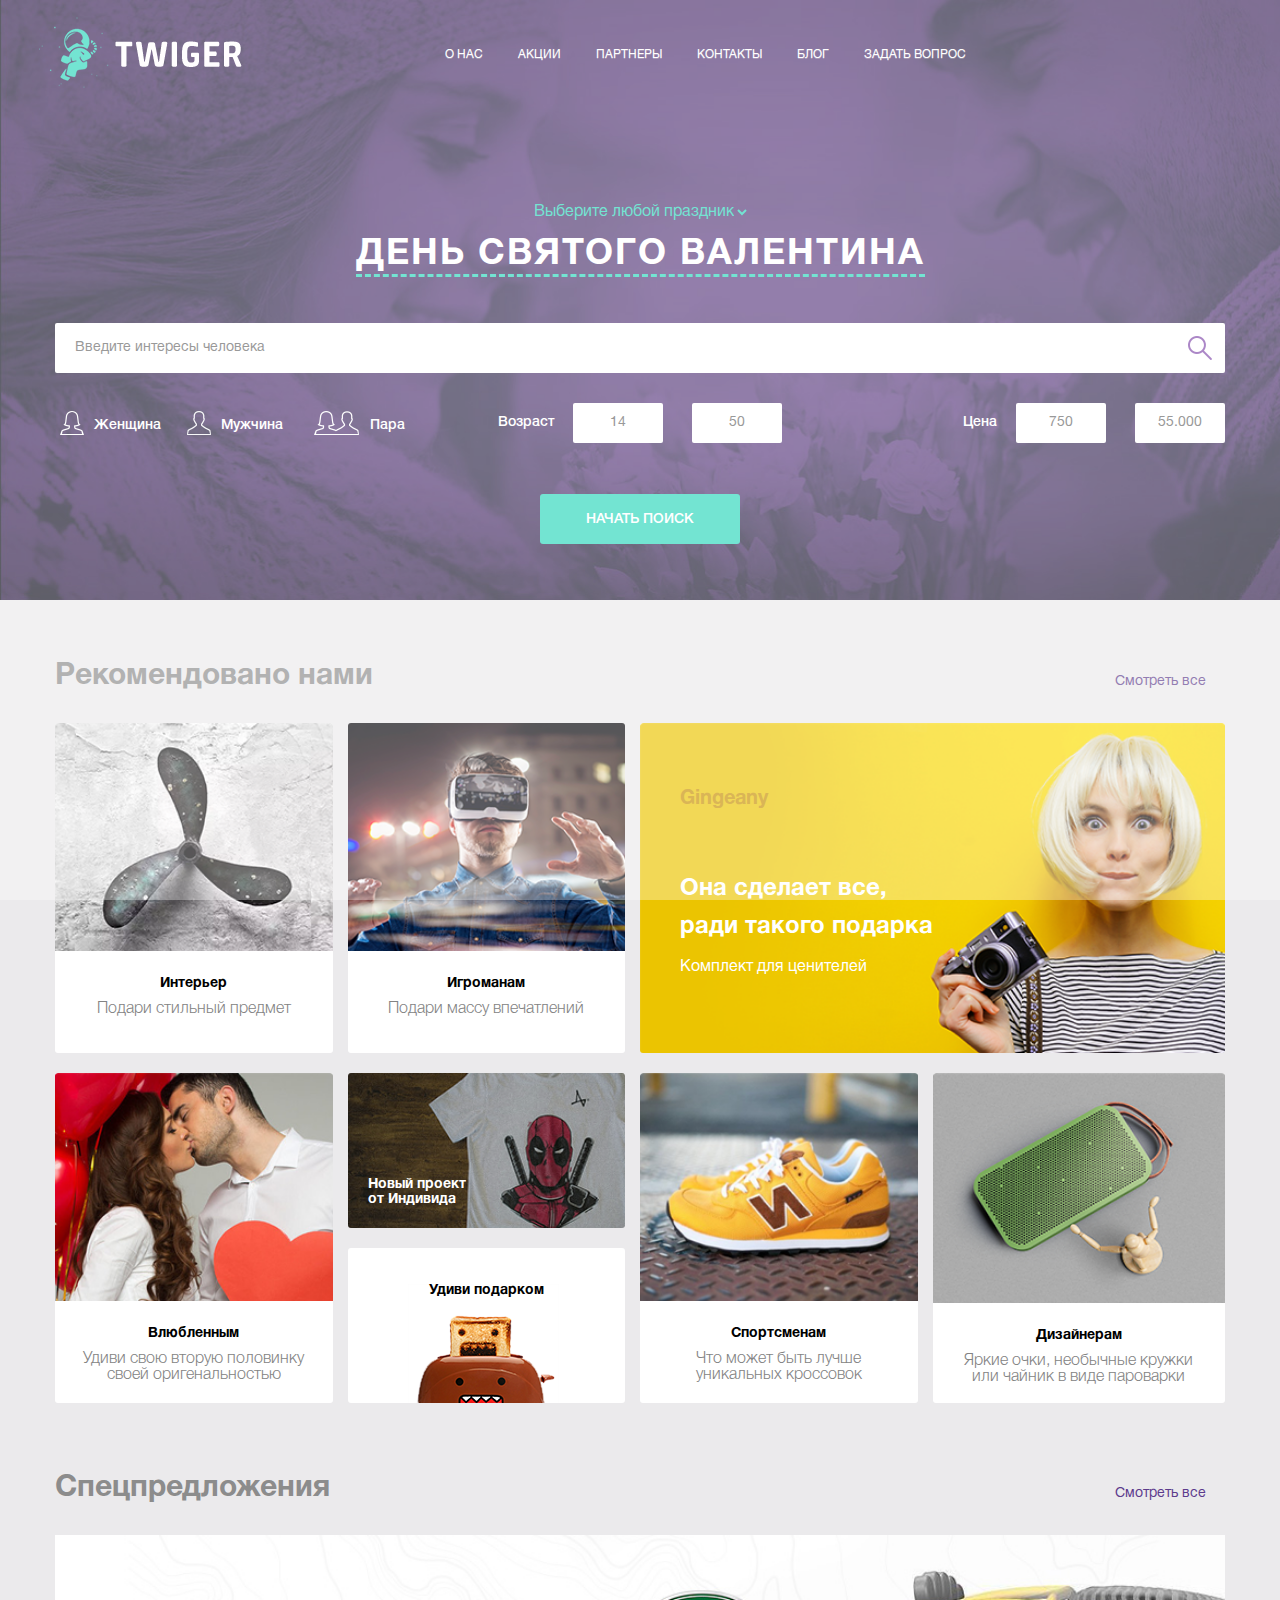
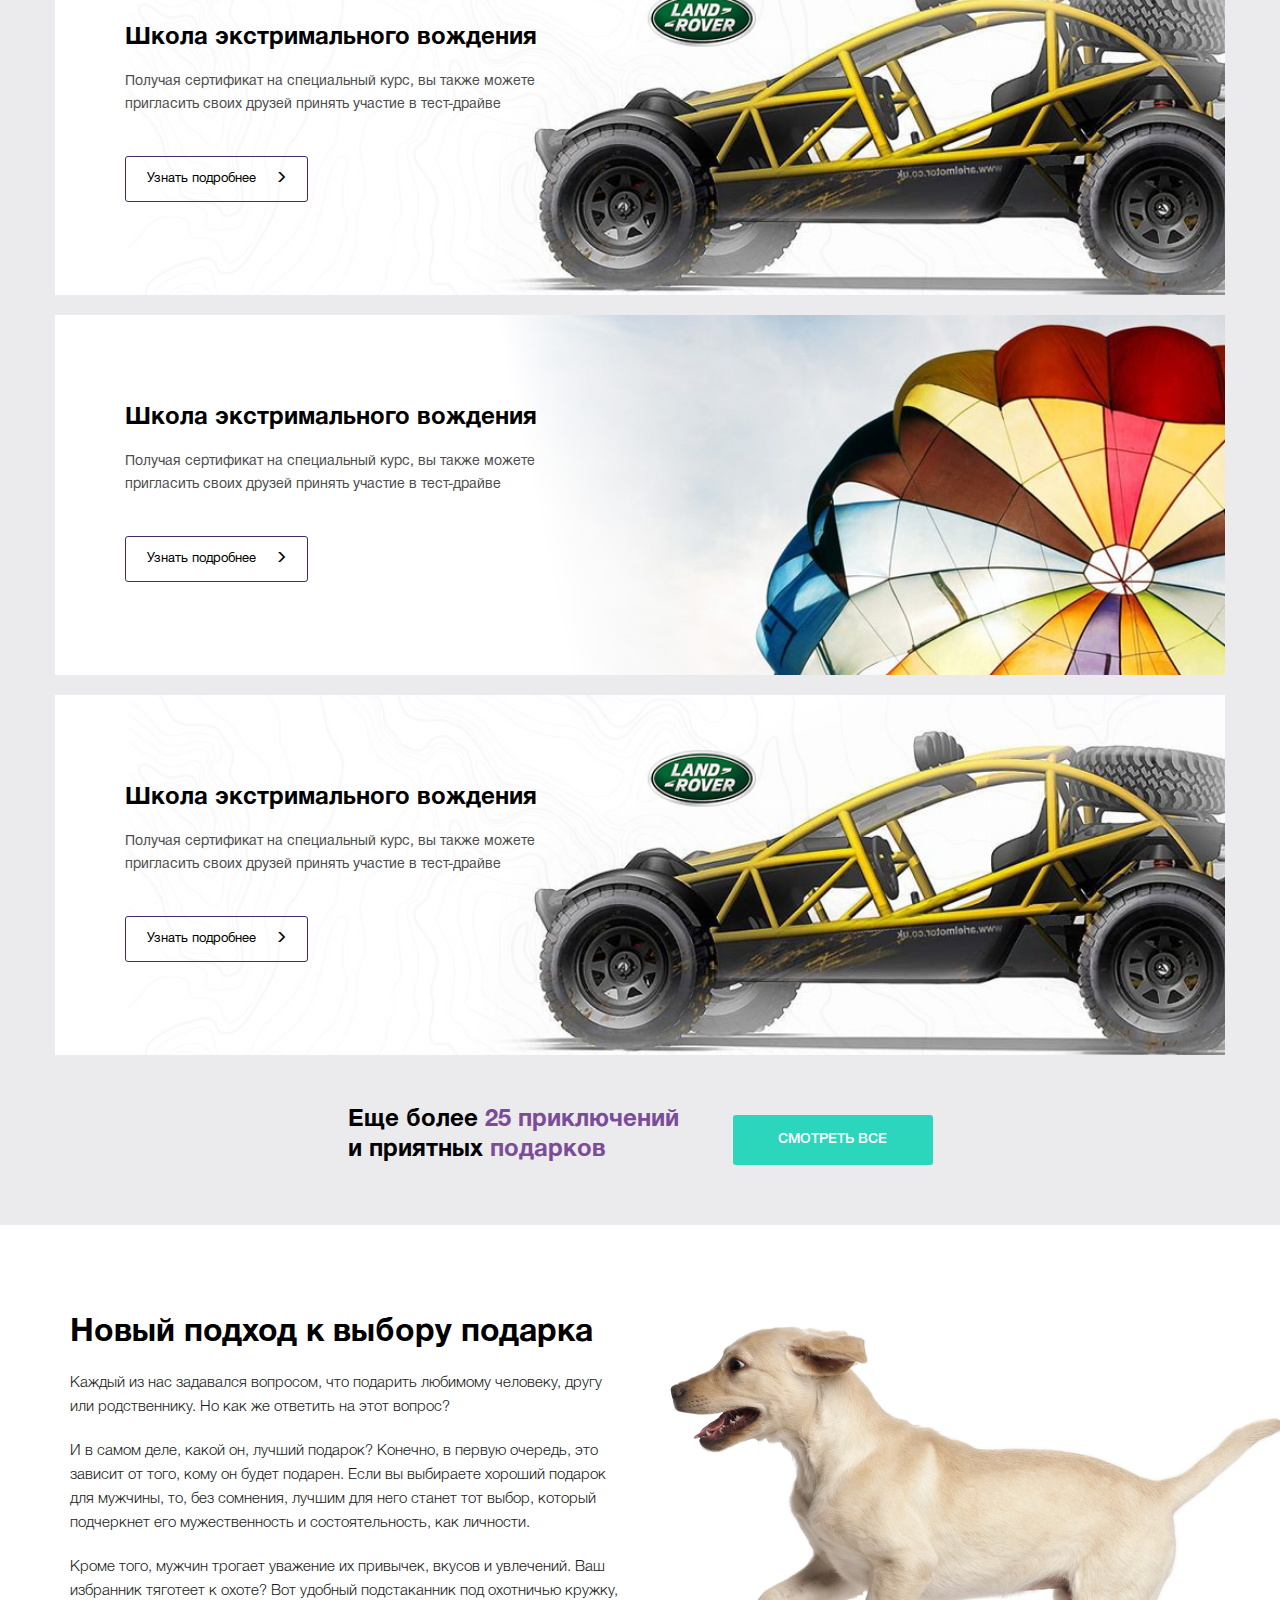
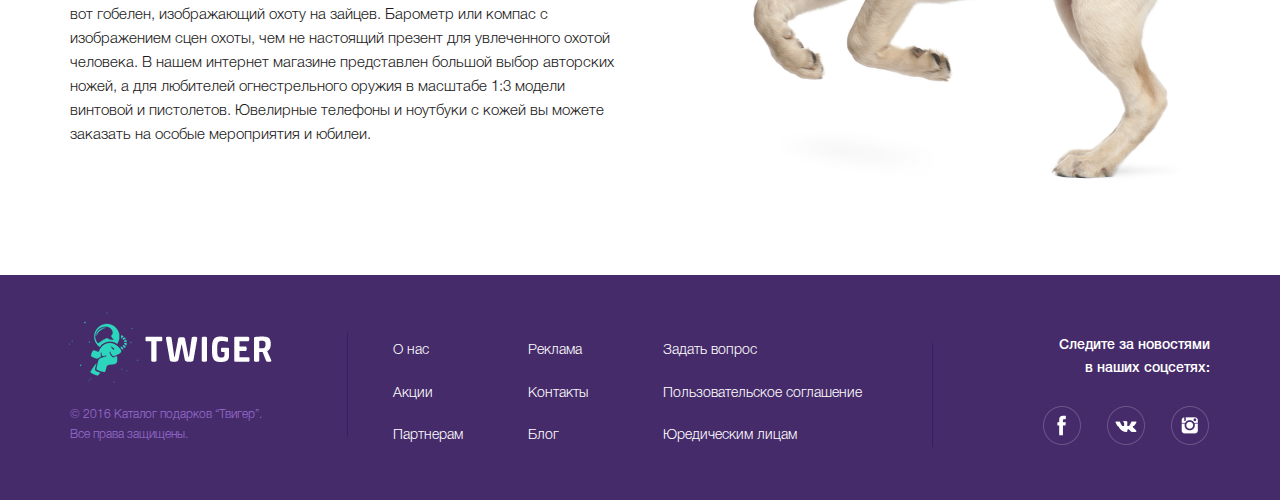
<file: index.html>
<!DOCTYPE html>
<!--[if lt IE 7 ]><html class="ie ie6" lang="en"> <![endif]-->
<!--[if IE 7 ]><html class="ie ie7" lang="en"> <![endif]-->
<!--[if IE 8 ]><html class="ie ie8" lang="en"> <![endif]-->
<!--[if (gte IE 9)|!(IE)]><!--><html lang="ru"> <!--<![endif]-->

<head>

	<meta charset="utf-8">

	<title>Заголовок</title>
	<meta name="description" content="">

	<link rel="shortcut icon" href="img/favicon/favicon.ico" type="image/x-icon">
	<link rel="apple-touch-icon" href="img/favicon/apple-touch-icon.png">
	<link rel="apple-touch-icon" sizes="72x72" href="img/favicon/apple-touch-icon-72x72.png">
	<link rel="apple-touch-icon" sizes="114x114" href="img/favicon/apple-touch-icon-114x114.png">

	<meta http-equiv="X-UA-Compatible" content="IE=edge">
	<meta name="viewport" content="width=device-width, initial-scale=1, maximum-scale=1">

	<link rel="stylesheet" href="libs/bootstrap/css/bootstrap.min.css">
	<link rel="stylesheet" href="libs/bootstrap/css/bootstrap-theme.min.css">
	<link rel="stylesheet" href="libs/animate/animate.css">
	
	<link rel="stylesheet" href="css/fonts.css">
	<link rel="stylesheet" href="css/main.css">
	<link rel="stylesheet" href="css/media.css">

	<script src="libs/modernizr/modernizr.js"></script>

</head>

<body>

	<!-- Здесь пишем код -->
	<!-- header -->
	<header>
		<div class="container">
			<div class="row">
				<nav class="navbar">
					<div class="container-fluid">
						<!-- Brand and toggle get grouped for better mobile display -->
						<div class="navbar-header">
							<button type="button" class="navbar-toggle collapsed" data-toggle="collapse" data-target="#bs-example-navbar-collapse-1" aria-expanded="false">
								<span class="sr-only">Toggle navigation</span>
								<span class="icon-bar"></span>
								<span class="icon-bar"></span>
								<span class="icon-bar"></span>
							</button>
							<a class="navbar-brand" href="#"><img src="img/logo.png" alt=""></a>
						</div>
						<!-- Collect the nav links, forms, and other content for toggling -->
						<div class="collapse navbar-collapse" id="bs-example-navbar-collapse-1">
							<ul class="nav navbar-nav">
								<li class="active"><a href="#">О нас <span class="sr-only">(current)</span></a></li>
								<li><a href="#">акции</a></li>
								<li><a href="#">партнеры</a></li>
								<li><a href="#">контакты</a></li>
								<li><a href="#">Блог</a></li>
								<li><a href="#">Задать вопрос</a></li>
							</ul>
						</div><!-- /.navbar-collapse -->
					</div><!-- /.container-fluid -->
				</nav>

				<form action="" class="header-form">
					<div class="dropdown">
						<select>
							<option>Выберите любой праздник</option>
							<option>Пункт 2</option>
						</select>
					</div>

					<div class="happy-day">
						<span>День святого валентина</span>
					</div>

					<input type="search" placeholder="Введите интересы человека"class="search">

					<div class="col-md-4 m-rows">
						<div class="m-rows-item"><a href="#" class="rows-item-link_1">Женщина</a></div>
						<div class="m-rows-item"><a href="#" class="rows-item-link_2">Мужчина</a></div>
						<div class="m-rows-item"><a href="#" class="rows-item-link_3">Пара</a></div>
					</div>
					<div class="col-md-4 m-rows-2">
						<span>Возраст</span>
						<input type="text" placeholder="14">
						<input type="text" placeholder="50">
					</div>
					<div class="col-md-4 m-rows-3">
						<span>Цена</span>
						<input type="text" placeholder="750">
						<input type="text" placeholder="55.000">
					</div>

					<div class="header-form-button col-md-12">
						<button class="button-start-search">начать поиск</button>
					</div>
				</form>
			</div>
		</div>
	</header>


	<section class="recommend">
		<div class="container">
			<div class="row">
				<div class="top-title-line">
					<h2>Рекомендовано нами</h2>
					<a href="#">Смотреть все <span class="glyphicon glyphicon-menu-right" aria-hidden="true"></span></a>
				</div>

				<div class="recommend-content">
					<div class="col-md-3 content-item">
						<div class="banner-item" onclick="location.href='#';">
							<img src="img/banner-1.png" alt="">
							<h3>Интерьер</h3>
							<span>Подари стильный предмет</span>
						</div>
					</div>

					<div class="col-md-3 content-item">
						<div class="banner-item" onclick="location.href='#';">
							<img src="img/banner-2.png" alt="">
							<h3>Игроманам</h3>
							<span>Подари массу впечатлений</span>
						</div>
					</div>

					<div class="col-md-6 content-item">
						<div class="banner-item-3" onclick="location.href='#';">
							<h3>Gingeany</h3>
							<p>Она сделает все,<br>
								ради такого подарка<br>
								<small>Комплект для ценителей</small></p>
							</div>
						</div>
						
						<div class="col-md-3 content-item">
							<div class="banner-item" onclick="location.href='#';">
								<img src="img/banner-4.png" alt="">
								<h3>Влюбленным</h3>
								<span>Удиви свою вторую половинку своей оригенальностью</span>
							</div>
						</div>

						<div class="col-md-3 content-item">
							<div class="banner-item-5" onclick="location.href='#';">
								<h3>Новый проект<br>от Индивида</h3>
							</div>

							<div class="banner-item-6" onclick="location.href='#';">
								<h3>Удиви подарком</h3>
							</div>
						</div>

						<div class="col-md-3 content-item">
							<div class="banner-item" onclick="location.href='#';">
								<img src="img/banner-7.png" alt="">
								<h3>Спортсменам</h3>
								<span>Что может быть лучше уникальных кроссовок</span>
							</div>
						</div>

						<div class="col-md-3 content-item">
							<div class="banner-item" onclick="location.href='#';">
								<img src="img/banner-8.png" alt="">
								<h3>Дизайнерам</h3>
								<span>Яркие очки, необычные кружки или чайник в виде пароварки</span>
							</div>
						</div>

					</div>
				</div>
			</div>
		</section>


		<section class="special-offer">
			<div class="container">
				<div class="row">
					<div class="top-title-line">
						<h2>Спецпредложения</h2>
						<a href="#">Смотреть все <span class="glyphicon glyphicon-menu-right" aria-hidden="true"></span></a>
					</div>

					<div class="special-offer-content">
						<div class="content-item">
							<h2>Школа экстримального вождения</h2>
							<p>Получая сертификат на специальный курс, вы также можете<br>
								пригласить своих друзей принять участие в тест-драйве</p>
								<a href="#" class="button">Узнать подробнее <span class="glyphicon glyphicon-menu-right" aria-hidden="true"></span></a>
							</div>

							<div class="content-item">
								<h2>Школа экстримального вождения</h2>
								<p>Получая сертификат на специальный курс, вы также можете<br>
									пригласить своих друзей принять участие в тест-драйве</p>
									<a href="#" class="button">Узнать подробнее <span class="glyphicon glyphicon-menu-right" aria-hidden="true"></span></a>
								</div>

								<div class="content-item">
									<h2>Школа экстримального вождения</h2>
									<p>Получая сертификат на специальный курс, вы также можете<br>
										пригласить своих друзей принять участие в тест-драйве</p>
										<a href="#" class="button">Узнать подробнее <span class="glyphicon glyphicon-menu-right" aria-hidden="true"></span></a>
									</div>

									<div class="content-item-footer">
										<p>Еще более <span>25 приключений</span><br>и приятных <span>подарков</span></p>
										<a href="#">смотреть все</a>
									</div>
								</div>
							</div>
						</div>
					</section>

					<section class="footer-banner">
						<div class="container">
							<div class="row">
								<div class="col-md-6">
									<h1>Новый подход к выбору подарка</h1>
									<p>Каждый из нас задавался вопросом, что подарить любимому человеку, 
										другу или родственнику. Но как же ответить на этот вопрос? </p>
										<p>И в самом деле, какой он, лучший подарок? Конечно, в первую очередь, это зависит от того, кому он будет подарен.  Если вы выбираете хороший подарок для мужчины, то, без сомнения, лучшим для него станет тот выбор, который подчеркнет его мужественность и состоятельность, как личности.</p>
										<p>Кроме того, мужчин трогает уважение их привычек, вкусов и увлечений. Ваш избранник тяготеет к охоте? Вот удобный подстаканник под охотничью кружку, вот гобелен, изображающий охоту на зайцев. Барометр или компас с изображением сцен охоты, чем не настоящий презент для увлеченного охотой человека. В нашем интернет магазине представлен большой выбор авторских ножей, а для любителей огнестрельного оружия в масштабе 1:3 модели винтовой и пистолетов. Ювелирные телефоны и ноутбуки с кожей вы можете заказать на особые мероприятия и юбилеи.</p>
									</div>

									<div class="col-md-6">
										<img src="img/footer-banner-bg.png" alt="">
									</div>
								</div>
							</div>
						</section>


						<footer>
							<div class="container">
								<div class="row">
									<div class="footer-logo col-md-3">
										<img src="img/logo.png" alt="">
										<span>© 2016 Каталог подарков “Твигер”.<br>Все права защищены.</span>
									</div>

									<div class="footer-nav col-md-6">
										<div class="footer-nav-item">
											<a href="#">О нас</a>
											<a href="#">Акции</a>
											<a href="#">Партнерам</a>
										</div>
										<div class="footer-nav-item">
											<a href="#">Реклама</a>
											<a href="#">Контакты</a>
											<a href="#">Блог</a>
										</div>
										<div class="footer-nav-item">
											<a href="#">Задать вопрос</a>
											<a href="#">Пользовательское соглашение</a>
											<a href="#">Юредическим лицам</a>
										</div>
									</div>

									<div class="footer-social col-md-3">
										<p>Следите за новостями<br>в наших соцсетях:</p>
										<a href="" class="facebook"></a>
										<a href="" class="vkontakte"></a>
										<a href="" class="instagram"></a>
									</div>
								</div>
							</div>
						</footer>

						<div class="hidden"></div>

						<div class="loader">
							<div class="loader_inner"></div>
						</div>

	<!--[if lt IE 9]>
	<script src="libs/html5shiv/es5-shim.min.js"></script>
	<script src="libs/html5shiv/html5shiv.min.js"></script>
	<script src="libs/html5shiv/html5shiv-printshiv.min.js"></script>
	<script src="libs/respond/respond.min.js"></script>
	<![endif]-->

	<script src="libs/jquery/jquery-1.11.2.min.js"></script>
	<script src="libs/waypoints/waypoints.min.js"></script>
	<script src="libs/animate/animate-css.js"></script>
	<script src="libs/plugins-scroll/plugins-scroll.js"></script>
	<script src="libs/bootstrap/js/bootstrap.min.js"></script>
	
	<script src="js/common.js"></script>
	
</body>
</html>
</file>
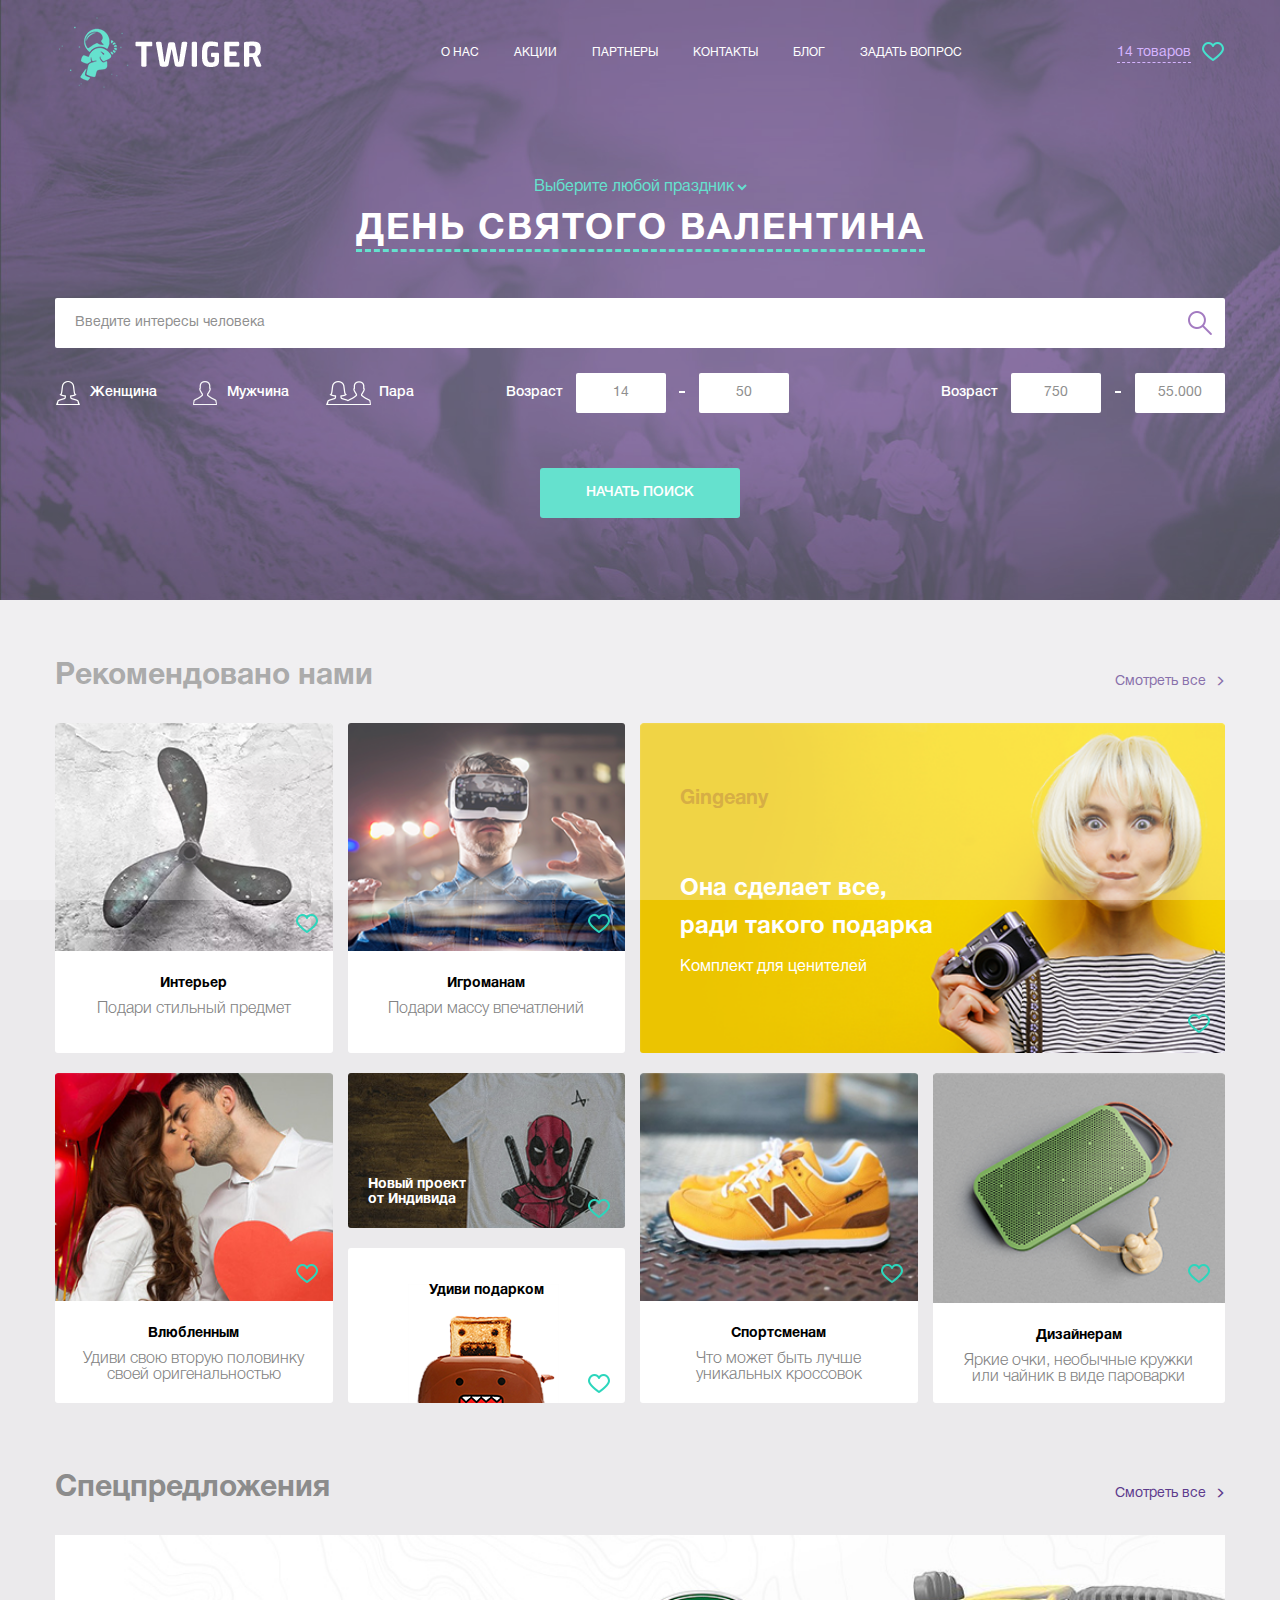
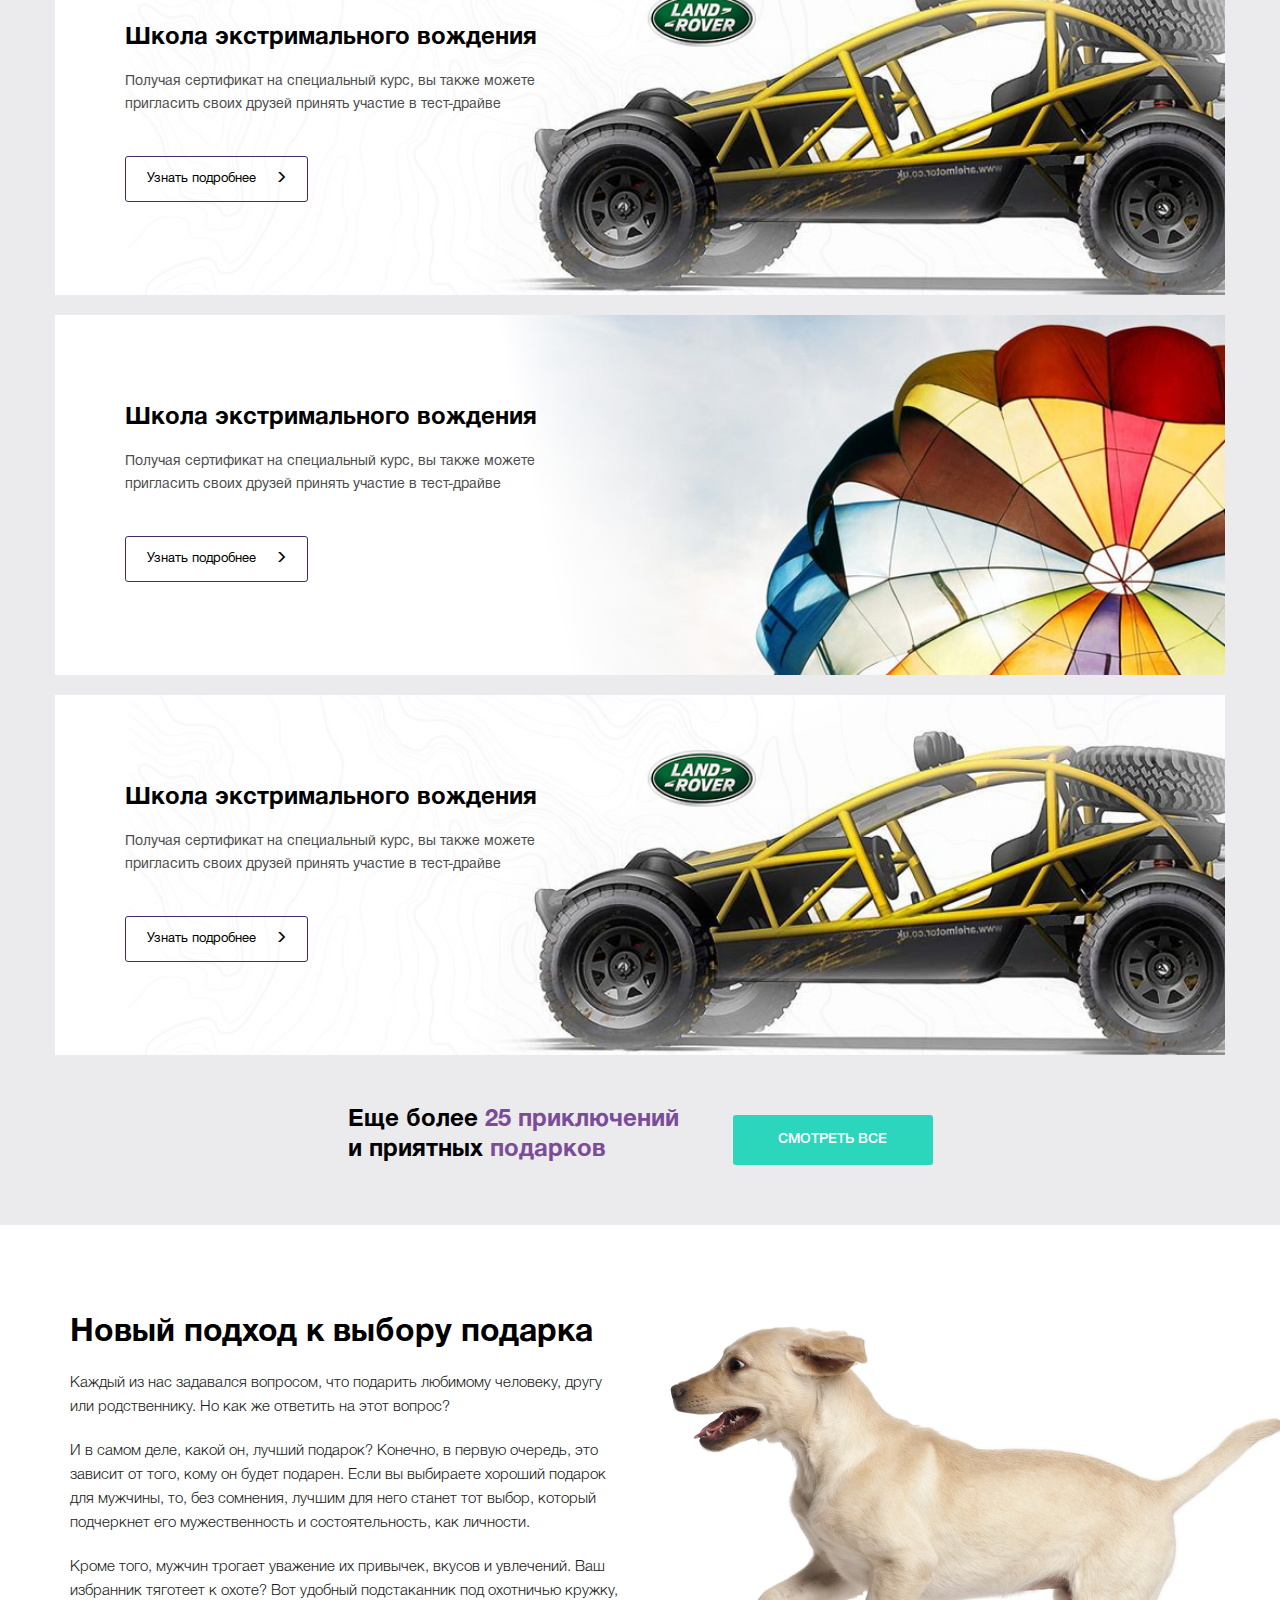
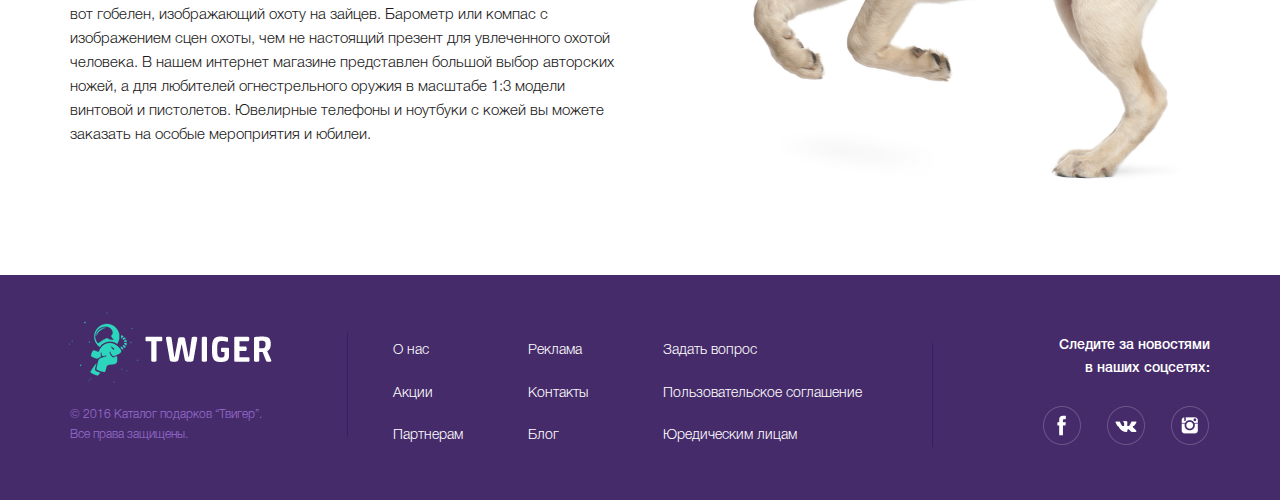
<file: home_page.html>
<!DOCTYPE html>
<!--[if lt IE 7 ]><html class="ie ie6" lang="en"> <![endif]-->
<!--[if IE 7 ]><html class="ie ie7" lang="en"> <![endif]-->
<!--[if IE 8 ]><html class="ie ie8" lang="en"> <![endif]-->
<!--[if (gte IE 9)|!(IE)]><!--><html lang="ru"> <!--<![endif]-->

<head>

	<meta charset="utf-8">

	<title>Заголовок</title>
	<meta name="description" content="">

	<link rel="shortcut icon" href="img/favicon/favicon.ico" type="image/x-icon">
	<link rel="apple-touch-icon" href="img/favicon/apple-touch-icon.png">
	<link rel="apple-touch-icon" sizes="72x72" href="img/favicon/apple-touch-icon-72x72.png">
	<link rel="apple-touch-icon" sizes="114x114" href="img/favicon/apple-touch-icon-114x114.png">

	<meta http-equiv="X-UA-Compatible" content="IE=edge">
	<meta name="viewport" content="width=device-width, initial-scale=1, maximum-scale=1">

	<link rel="stylesheet" href="libs/bootstrap/css/bootstrap.min.css">
	<link rel="stylesheet" href="libs/bootstrap/css/bootstrap-theme.min.css">
	<link rel="stylesheet" href="libs/animate/animate.css">
	
	<link rel="stylesheet" href="css/fonts.css">
	<link rel="stylesheet" href="css/style.css">
	<link rel="stylesheet" href="css/media.css">

	<script src="libs/modernizr/modernizr.js"></script>

</head>

<body>

	<!-- Здесь пишем код -->
	<!-- header -->
	<header class="main-header" id="main-header">
		<div class="container">
			<div class="row">
				<!-- desktop-menu -->
				<nav class="desktop-menu">
					<div class="navbar-logo"><a href="home_page.html"><img src="img/logo.png" alt=""></a></div>
					<ul>
						<li><a href="#">О НАС</a></li>
						<li><a href="#">АКЦИИ</a></li>
						<li><a href="#">ПАРТНЕРЫ</a></li>
						<li><a href="#">КОНТАКТЫ</a></li>
						<li><a href="#">БЛОГ</a></li>
						<li><a href="#">ЗАДАТЬ ВОПРОС</a></li>
					</ul>

					<div class="navbar-like">
						<a href="#">14 товаров</a><img src="img/like.png" alt="">
					</div>
				</nav>
				<!-- mobile-menu -->
				<div class="mobile-menu"></div>
				<!-- header-content-form -->
				<div class="header-content">
					<form action="" class="header-form">
						<div class="dropdown">
							<select>
								<option>Выберите любой праздник</option>
								<option>Пункт 2</option>
							</select>
						</div>

						<div class="happy-day">
							<span>День святого валентина</span>
						</div>

						<div class="header-search">
							<input type="search" placeholder="Введите интересы человека" class="search">
						</div>

						<div class="search-content">
							<div class="content-item col-md-4">
								<ul>
									<li class=""><a class="link-1" href="#">Женщина</a></li>
									<li class=""><a class="link-2" href="#">Мужчина</a></li>
									<li class=""><a class="link-3" href="#">Пара</a></li>
								</ul>
							</div>
							<div class="content-item col-md-4">
								<div class="user-age">
									<span>Возраст</span>
									<input type="text" placeholder="14" class="user-age-input">
									<img src="img/tire.png" alt="">
									<input type="text" placeholder="50" class="user-age-input">
								</div>
							</div>
							<div class="content-item col-md-4">
								<div class="price">
									<span>Возраст</span>
									<input type="text" placeholder="750" class="price-input">
									<img src="img/tire.png" alt="">
									<input type="text" placeholder="55.000" class="price-input">
								</div>
							</div>
						</div>

						<div class="search-button">
							<button id="button" class="button">начать поиск</button>
						</div>
					</form>
				</div>
			</div>
		</div>
	</header>

	<section class="recommend">
		<div class="container">
			<div class="row">
				<div class="top-title-line">
					<h2>Рекомендовано нами</h2>
					<a href="#">Смотреть все <span class="glyphicon glyphicon-menu-right" aria-hidden="true"></span></a>
				</div>

				<div class="recommend-content">
					<div class="col-md-3 content-item">
						<div class="banner-item" onclick="location.href='#';">
							<img src="img/banner-1.png" alt="">
							<div class="like-img"></div>
							<h3>Интерьер</h3>
							<span>Подари стильный предмет</span>
						</div>
					</div>

					<div class="col-md-3 content-item">
						<div class="banner-item" onclick="location.href='#';">
							<img src="img/banner-2.png" alt="">
							<div class="like-img"></div>
							<h3>Игроманам</h3>
							<span>Подари массу впечатлений</span>
						</div>
					</div>

					<div class="col-md-6 content-item">
						<div class="banner-item-3" onclick="location.href='#';">
							<div class="like-img"></div>
							<h3>Gingeany</h3>
							<p>Она сделает все,<br>
								ради такого подарка<br>
								<small>Комплект для ценителей</small></p>
							</div>
						</div>
						
						<div class="col-md-3 content-item">
							<div class="banner-item" onclick="location.href='#';">
								<img src="img/banner-4.png" alt="">
								<div class="like-img"></div>
								<h3>Влюбленным</h3>
								<span>Удиви свою вторую половинку своей оригенальностью</span>
							</div>
						</div>

						<div class="col-md-3 content-item">
							<div class="banner-item-5" onclick="location.href='#';">
								<div class="like-img"></div>
								<h3>Новый проект<br>от Индивида</h3>
							</div>

							<div class="banner-item-6" onclick="location.href='#';">
								<div class="like-img"></div>
								<h3>Удиви подарком</h3>
							</div>
						</div>

						<div class="col-md-3 content-item">
							<div class="banner-item" onclick="location.href='#';">
								<img src="img/banner-7.png" alt="">
								<div class="like-img"></div>
								<h3>Спортсменам</h3>
								<span>Что может быть лучше уникальных кроссовок</span>
							</div>
						</div>

						<div class="col-md-3 content-item">
							<div class="banner-item" onclick="location.href='#';">
								<img src="img/banner-8.png" alt="">
								<div class="like-img"></div>
								<h3>Дизайнерам</h3>
								<span>Яркие очки, необычные кружки или чайник в виде пароварки</span>
							</div>
						</div>

					</div>
				</div>
			</div>
		</section>


		<section class="special-offer">
			<div class="container">
				<div class="row">
					<div class="top-title-line">
						<h2>Спецпредложения</h2>
						<a href="#">Смотреть все <span class="glyphicon glyphicon-menu-right" aria-hidden="true"></span></a>
					</div>

					<div class="special-offer-content">
						<div class="content-item">
							<h2>Школа экстримального вождения</h2>
							<p>Получая сертификат на специальный курс, вы также можете<br>
								пригласить своих друзей принять участие в тест-драйве</p>
								<a href="#" class="button">Узнать подробнее <span class="glyphicon glyphicon-menu-right" aria-hidden="true"></span></a>
							</div>

							<div class="content-item">
								<h2>Школа экстримального вождения</h2>
								<p>Получая сертификат на специальный курс, вы также можете<br>
									пригласить своих друзей принять участие в тест-драйве</p>
									<a href="#" class="button">Узнать подробнее <span class="glyphicon glyphicon-menu-right" aria-hidden="true"></span></a>
								</div>

								<div class="content-item">
									<h2>Школа экстримального вождения</h2>
									<p>Получая сертификат на специальный курс, вы также можете<br>
										пригласить своих друзей принять участие в тест-драйве</p>
										<a href="#" class="button">Узнать подробнее <span class="glyphicon glyphicon-menu-right" aria-hidden="true"></span></a>
									</div>

									<div class="content-item-footer">
										<p>Еще более <span>25 приключений</span><br>и приятных <span>подарков</span></p>
										<a href="#">смотреть все</a>
									</div>
								</div>
							</div>
						</div>
					</section>

					<section class="footer-banner">
						<div class="container">
							<div class="row">
								<div class="col-md-6">
									<h1>Новый подход к выбору подарка</h1>
									<p>Каждый из нас задавался вопросом, что подарить любимому человеку, 
										другу или родственнику. Но как же ответить на этот вопрос? </p>
										<p>И в самом деле, какой он, лучший подарок? Конечно, в первую очередь, это зависит от того, кому он будет подарен.  Если вы выбираете хороший подарок для мужчины, то, без сомнения, лучшим для него станет тот выбор, который подчеркнет его мужественность и состоятельность, как личности.</p>
										<p>Кроме того, мужчин трогает уважение их привычек, вкусов и увлечений. Ваш избранник тяготеет к охоте? Вот удобный подстаканник под охотничью кружку, вот гобелен, изображающий охоту на зайцев. Барометр или компас с изображением сцен охоты, чем не настоящий презент для увлеченного охотой человека. В нашем интернет магазине представлен большой выбор авторских ножей, а для любителей огнестрельного оружия в масштабе 1:3 модели винтовой и пистолетов. Ювелирные телефоны и ноутбуки с кожей вы можете заказать на особые мероприятия и юбилеи.</p>
									</div>

									<div class="col-md-6">
										<img src="img/footer-banner-bg.png" alt="">
									</div>
								</div>
							</div>
						</section>


						<footer>
							<div class="container">
								<div class="row">
									<div class="footer-logo col-md-3">
										<img src="img/logo.png" alt="">
										<span>© 2016 Каталог подарков “Твигер”.<br>Все права защищены.</span>
									</div>

									<div class="footer-nav col-md-6">
										<div class="footer-nav-item">
											<a href="#">О нас</a>
											<a href="#">Акции</a>
											<a href="#">Партнерам</a>
										</div>
										<div class="footer-nav-item">
											<a href="#">Реклама</a>
											<a href="#">Контакты</a>
											<a href="#">Блог</a>
										</div>
										<div class="footer-nav-item">
											<a href="#">Задать вопрос</a>
											<a href="#">Пользовательское соглашение</a>
											<a href="#">Юредическим лицам</a>
										</div>
									</div>

									<div class="footer-social col-md-3">
										<p>Следите за новостями<br>в наших соцсетях:</p>
										<a href="" class="facebook"></a>
										<a href="" class="vkontakte"></a>
										<a href="" class="instagram"></a>
									</div>
								</div>
							</div>
						</footer>


						<div class="hidden"></div>

						<div class="loader">
							<div class="loader_inner"></div>
						</div>

	<!--[if lt IE 9]>
	<script src="libs/html5shiv/es5-shim.min.js"></script>
	<script src="libs/html5shiv/html5shiv.min.js"></script>
	<script src="libs/html5shiv/html5shiv-printshiv.min.js"></script>
	<script src="libs/respond/respond.min.js"></script>
	<![endif]-->

	<script src="libs/jquery/jquery-1.11.2.min.js"></script>
	<script src="libs/waypoints/waypoints.min.js"></script>
	<script src="libs/animate/animate-css.js"></script>
	<script src="libs/plugins-scroll/plugins-scroll.js"></script>
	<script src="libs/bootstrap/js/bootstrap.min.js"></script>
	
	<script src="js/common.js"></script>
	
</body>
</html>
</file>
<file: css/fonts.css>
@font-face {
	font-family: "HelveticaNeueCyr-Bold"; /* имя шрифта для CSS правил */
	src: local("HelveticaNeueCyr-Bold"), /* проверяем наличие шрифта в ОС пользователя */
	url("../fonts/HelveticaNeueCyr/HelveticaNeueCyr-Bold.otf"); /* если шрифт не установлен, тогда загружаем его по указанному пути */
}
@font-face {
	font-family: "HelveticaNeueCyr-Roman"; /* имя шрифта для CSS правил */
	src: local("HelveticaNeueCyr-Roman"), /* проверяем наличие шрифта в ОС пользователя */
	url("../fonts/HelveticaNeueCyr/HelveticaNeueCyr-Roman.otf"); /* если шрифт не установлен, тогда загружаем его по указанному пути */
}
@font-face {
	font-family: "HelveticaNeueCyr-Light"; /* имя шрифта для CSS правил */
	src: local("HelveticaNeueCyr-Light"), /* проверяем наличие шрифта в ОС пользователя */
	url("../fonts/HelveticaNeueCyr/HelveticaNeueCyr-Light.otf"); /* если шрифт не установлен, тогда загружаем его по указанному пути */
}
@font-face {
	font-family: "HelveticaNeueCyr-Medium"; /* имя шрифта для CSS правил */
	src: local("HelveticaNeueCyr-Medium"), /* проверяем наличие шрифта в ОС пользователя */
	url("../fonts/HelveticaNeueCyr/HelveticaNeueCyr-Medium.otf"); /* если шрифт не установлен, тогда загружаем его по указанному пути */
}
@font-face {
	font-family: "HelveticaNeueCyr-Bold"; /* имя шрифта для CSS правил */
	src: local("HelveticaNeueCyr-Bold"), /* проверяем наличие шрифта в ОС пользователя */
	url("../fonts/HelveticaNeueCyr/HelveticaNeueCyr-Bold.otf"); /* если шрифт не установлен, тогда загружаем его по указанному пути */
}
</file>
<file: css/main.css>
*::-webkit-input-placeholder {
	color: #666;
	opacity: 1;
}
*:-moz-placeholder {
	color: #666;
	opacity: 1;
}
*::-moz-placeholder {
	color: #666;
	opacity: 1;
}
*:-ms-input-placeholder {
	color: #666;
	opacity: 1;
}

body input:focus:required:invalid,
body textarea:focus:required:invalid {
	
}
body input:required:valid,
body textarea:required:valid {
	
}

html.js .loader {
	background: none repeat scroll 0 0 #ffffff;
	bottom: 0;
	height: 100%;
	left: 0;
	position: fixed;
	right: 0;
	top: 0;
	width: 100%;
	z-index: 9999;
}
html.js .loader_inner {
	background-image: url("../img/preloader.gif");
	background-size: cover;
	background-repeat: no-repeat;
	background-position: center center;
	background-color: #fff;
	height: 60px;
	width: 60px;
	margin-top: -30px;
	margin-left: -30px;
	left: 50%;
	top: 50%;
	position: absolute;
}

body {
	font-family: sans-serif;
	font-size: 16px;
	min-width: 320px;
	position: relative;
	line-height: 1.6;
	font-family: "HelveticaNeueCyr-Roman", sans-serif;
	overflow-x: hidden;
	background-color: #ebeaec;
}
.hidden {
	display: none;
}

header {
	position: relative;
	width: 100%;
	height: 100%;
	min-height: 600px;
	background-image: url("../img/header-bg.jpg");
	background-repeat: no-repeat;
	-webkit-background-size: cover;
	background-size: cover;
}
.navbar {
	margin-top: 15px;
	border: none;
	min-height: 75px;
	padding: 0;
}
.navbar-nav {
	margin-left: 200px;
	margin-top: 30px;
}
.navbar-nav li {
	margin-left: 35px;	
}
.navbar-nav li:first-child {
	margin-left: 0;
}
.navbar-nav li a {
	font-size: 12px;
	font-weight: normal;
	font-style: normal;
	color: #fff;
	text-transform: uppercase;
	padding: 0;
	outline: none;
}
.navbar-nav li a:hover {
	background: none;
	border-bottom: 2px solid #2cd6bc;
}
.nav>li>a:focus, .nav>li>a:hover {
	background: none;
}
.navbar-toggle {
	padding: 0;
	margin-top: 30px;
}
.navbar-toggle .icon-bar {
	background-color: #fff;
}
/*LOGO*/
.navbar-brand {
	height: 75px;
	padding: 0;
}
.navbar-brand img {
	margin-left: -20px;
}

.header-form {
	position: relative;
	margin-top: 110px;
	height: 350px;
	color: #000;
}
.header-form .dropdown {
	position: relative;
	text-align: center;
}
.header-form .dropdown select {
	background: none;
	border: none;
	outline: none;
	color: #2cd6bc;
}
.header-form .dropdown select option{
	color:#fff;
	background:#369;
}
.header-form .happy-day {
	position: relative;
	text-align: center;
}
.header-form .happy-day span {
	font-family: "HelveticaNeueCyr-Bold", sans-serif;
	font-size: 36px;
	font-weight: normal;
	font-style: normal;
	letter-spacing: 2px;
	color: #fff;
	text-transform: uppercase;
	border-bottom: 3px dashed #2cd6bc; 
	padding-bottom: 3px;
}
.header-form .search {
	position: relative;
	margin-top: 40px;
	width: 100%;
	outline: none;
	border: none;
	border-radius: 2px;
	height: 50px;
	padding-left: 20px;
	padding-right: 20px;
	font-size: 14px;
	font-weight: normal;
	font-style: normal;
	color: #949494;
	background-image: url("../img/search_bg.png");
	background-repeat: no-repeat;
	background-position: 99% 50%;
}
.header-form .search:focus::-webkit-input-placeholder {color: transparent}
.header-form .search:focus::-moz-placeholder          {color: transparent}
.header-form .search:focus:-moz-placeholder           {color: transparent}
.header-form .search:focus:-ms-input-placeholder      {color: transparent}

.header-form .m-rows {
	position: relative;
	margin-top: 28px;
	min-height: 43px;
	padding-left: 0px;
	display: block;
}
.header-form .m-rows-2 {
	position: relative;
	margin-top: 30px;
	min-height: 40px;
	text-align: center;
}
.header-form .m-rows-3 {
	position: relative;
	margin-top: 30px;
	min-height: 40px;
	text-align: right;
	padding-right: 0px;
}
.header-form .m-rows .m-rows-item {
	display: inline-block;
	padding: 0;
	width: 32%;
	min-height: 40px;
	text-align: center;
}
/*-----------------------------------------------------------------LINK_USER_1*/
.header-form .m-rows .m-rows-item .rows-item-link_1 {
	display: block;
	color: #fff;
	font-family: "HelveticaNeueCyr-Medium";
	font-size: 14px;
	line-height: 33px;
	font-weight: normal;
	font-style: normal;
	text-decoration: none;
	outline: none;
}
.header-form .m-rows .m-rows-item .rows-item-link_1:hover {
	color: #2cd6bc;
}
.header-form .m-rows .m-rows-item .rows-item-link_1:focus {
	color: #2cd6bc;
}
.header-form .m-rows .m-rows-item .rows-item-link_1:before {
	content: url("../img/user-1.png");
	position: relative;
	top: 8px;
	right: 10px;
}
.header-form .m-rows .m-rows-item .rows-item-link_1:hover:before {
	content: url("../img/user-1-h.png");
}
.header-form .m-rows .m-rows-item .rows-item-link_1:focus:before {
	content: url("../img/user-1-f.png");
}
/*-----------------------------------------------------------------LINK_USER_2*/
.header-form .m-rows .m-rows-item .rows-item-link_2 {
	display: block;
	color: #fff;
	font-family: "HelveticaNeueCyr-Medium";
	font-size: 14px;
	line-height: 16px;
	font-weight: normal;
	font-style: normal;
	text-decoration: none;
	outline: none;
}
.header-form .m-rows .m-rows-item .rows-item-link_2:hover {
	color: #2cd6bc;
}
.header-form .m-rows .m-rows-item .rows-item-link_2:focus {
	color: #2cd6bc;
}
.header-form .m-rows .m-rows-item .rows-item-link_2:before {
	content: url("../img/user-2.png");
	position: relative;
	top: 8px;
	right: 10px;
}
.header-form .m-rows .m-rows-item .rows-item-link_2:hover:before {
	content: url("../img/user-2-h.png");
}
.header-form .m-rows .m-rows-item .rows-item-link_2:focus:before {
	content: url("../img/user-2-f.png");
}
/*-----------------------------------------------------------------LINK_USER_3*/
.header-form .m-rows .m-rows-item .rows-item-link_3 {
	display: block;
	color: #fff;
	font-size: 14px;
	line-height: 16px;
	font-family: "HelveticaNeueCyr-Medium";
	font-weight: normal;
	font-style: normal;
	text-decoration: none;
	outline: none;
}
.header-form .m-rows .m-rows-item .rows-item-link_3:hover {
	color: #2cd6bc;
}
.header-form .m-rows .m-rows-item .rows-item-link_3:focus {
	color: #2cd6bc;
}
.header-form .m-rows .m-rows-item .rows-item-link_3:before {
	content: url("../img/user-3.png");
	position: relative;
	top: 8px;
	right: 10px;
}
.header-form .m-rows .m-rows-item .rows-item-link_3:hover:before {
	content: url("../img/user-3-h.png");
}
.header-form .m-rows .m-rows-item .rows-item-link_3:focus:before {
	content: url("../img/user-3-f.png");
}


.header-form .m-rows-2 input {
	display: inline-block;
	width: 90px;
	height: 40px;
	outline: none;
	border: none;
	border-radius: 2px;
	font-size: 14px;
	font-weight: normal;
	font-style: normal;
	color: #949494;
	text-align: center;
	line-height: 0px;
	margin-left: 25px;
}
.header-form .m-rows-2 input:focus::-webkit-input-placeholder {
	color: transparent
}
.header-form .m-rows-2 input:focus::-moz-placeholder {
	color: transparent
}
.header-form .m-rows-2 input:focus:-moz-placeholder {
	color: transparent
}
.header-form .m-rows-2 input:focus:-ms-input-placeholder {
	color: transparent
}

.header-form .m-rows-2 span {
	color: #fff;
	font-size: 14px;
	line-height: 40px;
	font-weight: normal;
	font-style: normal;
	margin-right: -10px;
	font-family: "HelveticaNeueCyr-Medium";
}

.header-form .m-rows-3 input {
	display: inline-block;
	width: 90px;
	height: 40px;
	outline: none;
	border: none;
	border-radius: 2px;
	font-size: 14px;
	font-weight: normal;
	font-style: normal;
	color: #949494;
	text-align: center;
	line-height: 0px;
	margin-left: 25px;
}
.header-form .m-rows-3 input:focus::-webkit-input-placeholder {
	color: transparent
}
.header-form .m-rows-3 input:focus::-moz-placeholder {
	color: transparent
}
.header-form .m-rows-3 input:focus:-moz-placeholder {
	color: transparent
}
.header-form .m-rows-3 input:focus:-ms-input-placeholder {
	color: transparent
}
.header-form .m-rows-3 span {
	color: #fff;
	font-family: "HelveticaNeueCyr-Medium";
	font-size: 14px;
	line-height: 40px;
	font-weight: normal;
	font-style: normal;
	margin-right: -10px;
}
.header-form .header-form-button {
	position: relative;
	text-align: center;
	display: block;
}
.header-form .header-form-button .button-start-search {
	margin-top: 50px;
	border: none;
	width: 200px;
	height: 50px;
	line-height: 50px;
	background-color: #2cd6bc;
	border-radius: 3px;
	outline: none;
	font-family: "HelveticaNeueCyr-Medium";
	color: #fff;
	font-size: 14px;
	font-weight: normal;
	font-style: normal;
	text-transform: uppercase;
	-webkit-transition: all .15s;
	-o-transition: all .15s;
	transition: all .15s;
}
.header-form .header-form-button .button-start-search:hover {
	background-color: #21bfa7;
}


.recommend {
	position: relative;
	height: 100%;
	padding-top: 60px;
}
.recommend .top-title-line {
	position: relative;
	width: 100%;
	display: inline-block;
}
.recommend .top-title-line h2 {
	margin: 0;
	padding: 0;
	float: left;
	font-size: 30px;
	font-family: "HelveticaNeueCyr-Bold";
	font-style: normal;
	color: #8c8c8c;
}
.recommend .top-title-line a {
	margin: 0;
	padding: 0;
	margin-top: 15px;
	float: right;
	font-size: 14px;
	line-height: 14px;
	font-weight: normal;
	font-style: normal;
	color: #5d3b8c;
	text-decoration: none;
	outline: none;
	-webkit-transition: all .15s;
	-o-transition: all .15s;
	transition: all .15s;
}
.recommend .top-title-line a:hover {
	color: #8c8c8c;
}
.recommend .top-title-line a:hover .glyphicon {
	opacity: 1;
}
.recommend .top-title-line .glyphicon {
	font-size: 10px;
	padding-left: 5px;
	opacity: 0;
	color: #8c8c8c;
}
.recommend .recommend-content {
	position: relative;
	width: 100%;
	height: 100%;
	display: inline-block;
	padding-top: 20px;
}
.recommend .recommend-content .content-item {
	padding-left: 0px;
}
.recommend .recommend-content .content-item:nth-child(3) {
	padding-right: 0px;
}.recommend .recommend-content .content-item:nth-child(7) {
	padding-right: 0px;
}

.recommend .recommend-content .banner-item {
	position: relative;
	margin-bottom: 20px;
	min-height: 330px;
	background-color: #fff;
	cursor: pointer;
	-moz-border-radius: 3px;
	-webkit-border-radius: 3px;
	border-radius: 3px;
}
.recommend .recommend-content .banner-item img {
	width: 100%;
	max-height: 230px;
	display: block;
	border-top-right-radius: 3px; 
	border-top-left-radius: 3px;
}
.recommend .recommend-content .banner-item h3 {
	padding-top: 5px;
	padding-left: 20px;
	padding-right: 20px;
	font-size: 14px;
	font-family: "HelveticaNeueCyr-Bold";
	font-weight: normal;
	font-style: normal;
	color: #000;
	text-align: center;
}
.recommend .recommend-content .banner-item span {
	padding-left: 20px;
	padding-right: 20px;
	display: block;
	font-size: 16px;
	line-height: 16px;
	font-family: "HelveticaNeueCyr-Light";
	font-weight: normal;
	font-style: normal;
	color: #838383;
	text-align: center;
}
.recommend .recommend-content .banner-item:hover {
	-moz-border-radius: 3px;
	-webkit-border-radius: 3px;
	border-radius: 3px;
	-moz-background-clip: padding;
	-webkit-background-clip: padding-box;
	background-clip: padding-box;
	background-color: #fff;
	-moz-box-shadow: 0 15px 70px rgba(0,0,0,.3);
	-webkit-box-shadow: 0 15px 70px rgba(0,0,0,.3);
	box-shadow: 0 15px 70px rgba(0,0,0,.3);
}


.recommend .recommend-content .banner-item-3 {
	position: relative;
	margin-bottom: 20px;
	min-height: 330px;
	background-color: #fff;
	padding: 45px 40px 45px 40px;
	cursor: pointer;
	background-image: url("../img/banner-3.png");
	background-repeat: no-repeat;
	-webkit-background-size: cover;
	background-size: cover;
	-moz-border-radius: 3px;
	-webkit-border-radius: 3px;
	border-radius: 3px;
}
.recommend .recommend-content .banner-item-3 h3 {
	font-size: 20px;
	font-family: "HelveticaNeueCyr-Bold";
	font-style: normal;
	color: #c79001;
}
.recommend .recommend-content .banner-item-3 p {
	margin: 0;
	padding: 0;
	margin-top: 60px;
	font-family: "HelveticaNeueCyr-Bold";
	font-size: 24px;
	font-weight: normal;
	font-style: normal;
	color: #fff;
}
.recommend .recommend-content .banner-item-3 small {
	font-size: 16px;
	font-weight: normal;
	font-family: "HelveticaNeueCyr-Roman";
}
.recommend .recommend-content .banner-item-5 {
	position: relative;
	margin-bottom: 20px;
	height: 155px;
	background-color: #fff;
	cursor: pointer;
	background-image: url("../img/banner-5.png");
	background-repeat: no-repeat;
	-webkit-background-size: cover;
	background-size: cover;
	-moz-border-radius: 3px;
	-webkit-border-radius: 3px;
	border-radius: 3px;
}
.recommend .recommend-content .banner-item-5 h3 {
	position: absolute;
	left: 20px;
	bottom: 20px;
	margin: 0;
	font-size: 14px;
	font-family: "HelveticaNeueCyr-Bold";
	font-style: normal;
	color: #fff;
}
.recommend .recommend-content .banner-item-6 {
	position: relative;
	margin-bottom: 20px;
	height: 155px;
	background-color: #fff;
	cursor: pointer;
	padding: 15px;
	background-image: url("../img/banner-6.png");
	background-repeat: no-repeat;
	background-position: center top;
	-moz-border-radius: 3px;
	-webkit-border-radius: 3px;
	border-radius: 3px;
}
.recommend .recommend-content .banner-item-6 h3 {
	font-size: 14px;
	font-family: "HelveticaNeueCyr-Bold";
	font-style: normal;
	color: #000;
	text-align: center;
}
.recommend .recommend-content .banner-item-3:hover {
	-moz-border-radius: 3px;
	-webkit-border-radius: 3px;
	border-radius: 3px;
	-moz-background-clip: padding;
	-webkit-background-clip: padding-box;
	background-clip: padding-box;
	background-color: #fff;
	-moz-box-shadow: 0 15px 70px rgba(0,0,0,.3);
	-webkit-box-shadow: 0 15px 70px rgba(0,0,0,.3);
	box-shadow: 0 15px 70px rgba(0,0,0,.3);
}
.recommend .recommend-content .banner-item-5:hover {
	-moz-border-radius: 3px;
	-webkit-border-radius: 3px;
	border-radius: 3px;
	-moz-background-clip: padding;
	-webkit-background-clip: padding-box;
	background-clip: padding-box;
	background-color: #fff;
	-moz-box-shadow: 0 15px 70px rgba(0,0,0,.3);
	-webkit-box-shadow: 0 15px 70px rgba(0,0,0,.3);
	box-shadow: 0 15px 70px rgba(0,0,0,.3);
}
.recommend .recommend-content .banner-item-6:hover {
	-moz-border-radius: 3px;
	-webkit-border-radius: 3px;
	border-radius: 3px;
	-moz-background-clip: padding;
	-webkit-background-clip: padding-box;
	background-clip: padding-box;
	background-color: #fff;
	-moz-box-shadow: 0 15px 70px rgba(0,0,0,.3);
	-webkit-box-shadow: 0 15px 70px rgba(0,0,0,.3);
	box-shadow: 0 15px 70px rgba(0,0,0,.3);
}


.special-offer {
	position: relative;
	height: 100%;
	padding-top: 40px;
}
.special-offer .top-title-line {
	position: relative;
	width: 100%;
	display: inline-block;
}
.special-offer .top-title-line h2 {
	margin: 0;
	padding: 0;
	float: left;
	font-size: 30px;
	font-family: "HelveticaNeueCyr-Bold";
	font-style: normal;
	color: #8c8c8c;
}
.special-offer .top-title-line a {
	margin: 0;
	padding: 0;
	margin-top: 15px;
	float: right;
	font-size: 14px;
	line-height: 14px;
	font-weight: normal;
	font-style: normal;
	color: #5d3b8c;
	text-decoration: none;
	outline: none;
}
.special-offer .top-title-line a:hover {
	color: #8c8c8c;
}
.special-offer .top-title-line a:hover .glyphicon {
	opacity: 1;
}
.special-offer .top-title-line .glyphicon {
	font-size: 10px;
	padding-left: 5px;
	opacity: 0;
}
.special-offer .special-offer-content {
	position: relative;
	width: 100%;
	height: 100%;
	display: inline-block;
	padding-top: 20px;
}
.special-offer .special-offer-content .content-item-footer {
	position: relative;
	display: block;
	padding-top: 30px;
	padding-bottom: 60px;
	text-align: center;
}
.special-offer .special-offer-content .content-item-footer p {
	display: inline-block;
	margin: 0;
	padding: 0;
	font-size: 24px;
	line-height: 30px;
	font-family: "HelveticaNeueCyr-Bold";
	font-style: normal;
	color: #000;
	text-align: left;
}
.special-offer .special-offer-content .content-item-footer span {
	color: #7b4c98;
}
.special-offer .special-offer-content .content-item-footer a {
	display: inline-block;
	vertical-align: top;
	width: 200px;
  height: 50px;
  line-height: 50px;
  margin-left: 50px;
  margin-top: 10px;
  background-color: #2cd6bc;
  border-radius: 3px;
  color: #fff;
  font-family: "HelveticaNeueCyr-Medium";
  font-size: 14px;
  font-weight: normal;
  font-style: normal;
  text-decoration: none;
  text-transform: uppercase;
  -webkit-transition: all .15s;
  -o-transition: all .15s;
  transition: all .15s;
}
.special-offer .special-offer-content .content-item-footer a:hover {
	background-color: #21bfa7;
}
.special-offer .special-offer-content .content-item {
	position: relative;
	width: 100%;
	min-height: 360px;
	margin-bottom: 20px;
	padding-top: 90px;
	padding-left: 70px;
}
.special-offer .special-offer-content .content-item h2 {
	margin: 0;
	padding: 0;
	font-size: 24px;
	font-family: "HelveticaNeueCyr-Bold";
	font-style: normal;
	color: #000;
}
.special-offer .special-offer-content .content-item p {
	margin: 0;
	padding: 0;
	margin-top: 20px;
	font-size: 14px;
	font-weight: normal;
	font-style: normal;
	color: #4d4d4d;
}
.special-offer .special-offer-content .content-item .button {
	display: block;
	margin-top: 40px;
	width: 183px;
	height: 46px;
	border: 1px solid #462b6a;
	border-radius: 3px;
	text-align: center;
	font-size: 13px;
	line-height: 44px;
	font-weight: normal;
	font-style: normal;
	color: #000;
	text-decoration: none;
	-webkit-transition: all .15s;
	-o-transition: all .15s;
	transition: all .15s;
}
.special-offer .special-offer-content .content-item .button .glyphicon {
	font-size: 12px;
	padding-left: 15px;
}
.special-offer .special-offer-content .content-item .button:hover {
	color: #fff;
	background-color: #462b6a;
}
/*.special-offer .special-offer-content .content-item:hover {
	-moz-border-radius: 3px;
	-webkit-border-radius: 3px;
	border-radius: 3px;
	-moz-background-clip: padding;
	-webkit-background-clip: padding-box;
	background-clip: padding-box;
	background-color: #fff;
	-moz-box-shadow: 0 15px 70px rgba(0,0,0,.3);
	-webkit-box-shadow: 0 15px 70px rgba(0,0,0,.3);
	box-shadow: 0 15px 70px rgba(0,0,0,.3);
}*/
.special-offer .special-offer-content .content-item:nth-child(1) {
	background-image: url("../img/special-offer-banner-3.jpg");
	background-repeat: no-repeat;
	-webkit-background-size: cover;
	background-size: cover;
}
.special-offer .special-offer-content .content-item:nth-child(2) {
	background-image: url("../img/special-offer-banner-2.jpg");
	background-repeat: no-repeat;
	-webkit-background-size: cover;
	background-size: cover;
}
.special-offer .special-offer-content .content-item:nth-child(3) {
	background-image: url("../img/special-offer-banner-3.jpg");
	background-repeat: no-repeat;
	-webkit-background-size: cover;
	background-size: cover;
}

.footer-banner {
	position: relative;
	padding: 90px 0px;
	min-height: 580px;
	background-color: #fff;
}
.footer-banner h1 {
	margin: 0;
	padding: 0;
	font-size: 32px;
	font-family: "HelveticaNeueCyr-Bold";
	font-style: normal;
	color: #000;
}
.footer-banner p {
	margin: 0;
	padding: 0;
	margin-top: 20px;
	font-family: "HelveticaNeueCyr-Light";
	font-size: 15px;
	font-weight: normal;
	font-style: normal;
	color: #1b1b1b;
}

footer {
	position: relative;
	padding: 45px 0px;
	background-color: #462b6a;
}
footer .footer-logo {
	position: relative;
	min-height: 130px;
	padding-right: 0;
	background-image: url("../img/footer-line.png");
	background-repeat: no-repeat;
	background-position: center right;
}
footer .footer-logo img {
	margin-left: -5px;
	margin-top: -10px;
}
footer .footer-logo span {
	display: block;
	margin: 0;
	padding: 0;
	margin-top: 20px;
	font-family: "HelveticaNeueCyr-Light";
	font-size: 12px;
	font-weight: normal;
	font-style: normal;
	color: #976dcf;
}

footer .footer-nav {
	position: relative;
	padding-left: 45px;
	display: block;
	margin-top: 20px;
	background-image: url("../img/footer-line.png");
	background-repeat: no-repeat;
	background-position: center right;
}
footer .footer-nav .footer-nav-item {
	position: relative;
	display: inline-block;
	width: 25%;
}
footer .footer-nav .footer-nav-item:last-child {
	width: 40%;
}
footer .footer-nav .footer-nav-item a {
	display: block;
	font-family: "HelveticaNeueCyr-Light";
	font-size: 14px;
	font-weight: normal;
	font-style: normal;
	color: #fff;
	text-decoration: none;
	margin-bottom: 20px;
}
footer .footer-nav .footer-nav-item a:last-child {
	margin-bottom: 0px;
}
footer .footer-nav .footer-nav-item a:hover {
	color: #976dcf;
}

footer .footer-social {
	position: relative;
	text-align: right;
}
footer .footer-social p {
	font-family: "HelveticaNeueCyr-Medium";
	font-size: 14px;
	font-weight: normal;
	font-style: normal;
	color: #fff;
	margin-top: 15px;
}
footer .footer-social a {
	margin-left: 20px;
	margin-top: 15px;
	-webkit-transition: all .35s;
  -o-transition: all .35s;
  transition: all .35s;
}
footer .footer-social .facebook {
	display: inline-block;
	width: 40px;
	height: 40px;
	background-image: url("../img/facebook.png");
}
footer .footer-social .vkontakte {
	display: inline-block;
	width: 40px;
	height: 40px;
	background-image: url("../img/vkontakte.png");
}
footer .footer-social .instagram {
	display: inline-block;
	width: 40px;
	height: 40px;
	background-image: url("../img/inst.png");
}
footer .footer-social .facebook:hover {
	background-image: url("../img/facebookh.png");
}
footer .footer-social .vkontakte:hover {
	background-image: url("../img/vkontakteh.png");
}
footer .footer-social .instagram:hover {
	background-image: url("../img/insth.png");
}
</file>
<file: css/media.css>
/*==========  Desktop First Method  ==========*/

/* Large Devices, Wide Screens */
@media only screen and (max-width : 1200px) {
	.footer-banner img {
		display: block;
		width: 100%;
		height: 100%;
	}
}

/* Medium Devices, Desktops */
@media only screen and (max-width : 992px) {
	.navbar-nav {
		float: none;
	}
	.navbar-nav li {
		margin-left: 27px;
	}
}

/* Small Devices, Tablets */
@media only screen and (max-width : 768px) {
	
	/*Disable Animation on Mobile Devices*/
	.animated {
		/*CSS transitions*/
		-o-transition-property: none !important;
		-moz-transition-property: none !important;
		-ms-transition-property: none !important;
		-webkit-transition-property: none !important;
		transition-property: none !important;
		/*CSS transforms*/
		-o-transform: none !important;
		-moz-transform: none !important;
		-ms-transform: none !important;
		-webkit-transform: none !important;
		transform: none !important;
		/*CSS animations*/
		-webkit-animation: none !important;
		-moz-animation: none !important;
		-o-animation: none !important;
		-ms-animation: none !important;
		animation: none !important;
	}

	.navbar-nav {
		display: block;
		margin-left: 0;
		width: 100%;
	}
	.navbar-nav li:first-child {
		margin-left: 15px;
	}
	.navbar-nav li {
		display: block;
		margin-bottom: 15px;
		margin-left: 15px;
	}
	.navbar-nav li a {
		display: block;
		border-bottom: 2px;
	}
	

}

/* Extra Small Devices, Phones */
@media only screen and (max-width : 480px) {

}

/* Custom, iPhone Retina */
@media only screen and (max-width : 320px) {

}


/*==========  Mobile First Method  ==========*/

/* Custom, iPhone Retina */
@media only screen and (min-width : 320px) {

}

/* Extra Small Devices, Phones */
@media only screen and (min-width : 480px) {

}

/* Small Devices, Tablets */
@media only screen and (min-width : 768px) {

}

/* Medium Devices, Desktops */
@media only screen and (min-width : 992px) {

}

/* Large Devices, Wide Screens */
@media only screen and (min-width : 1200px) {

}
</file>
<file: css/style.css>
*::-webkit-input-placeholder {
	color: #666;
	opacity: 1;
}
*:-moz-placeholder {
	color: #666;
	opacity: 1;
}
*::-moz-placeholder {
	color: #666;
	opacity: 1;
}
*:-ms-input-placeholder {
	color: #666;
	opacity: 1;
}

body input:focus:required:invalid,
body textarea:focus:required:invalid {
	
}
body input:required:valid,
body textarea:required:valid {
	
}

input:focus::-webkit-input-placeholder {color: transparent}
input:focus::-moz-placeholder          {color: transparent}
input:focus:-moz-placeholder           {color: transparent}
input:-ms-input-placeholder      {color: transparent}


html.js .loader {
	background: none repeat scroll 0 0 #ffffff;
	bottom: 0;
	height: 100%;
	left: 0;
	position: fixed;
	right: 0;
	top: 0;
	width: 100%;
	z-index: 9999;
}
html.js .loader_inner {
	background-image: url("../img/preloader.gif");
	background-size: cover;
	background-repeat: no-repeat;
	background-position: center center;
	background-color: #fff;
	height: 60px;
	width: 60px;
	margin-top: -30px;
	margin-left: -30px;
	left: 50%;
	top: 50%;
	position: absolute;
}

body {
	font-family: sans-serif;
	font-size: 16px;
	min-width: 320px;
	position: relative;
	line-height: 1.6;
	font-family: "HelveticaNeueCyr-Roman", sans-serif;
	overflow-x: hidden;
	background-color: #ebeaec;
}
.hidden {
	display: none;
}

.main-header {
	position: relative;
	width: 100%;
	height: 100%;
	min-height: 600px;
	background-image: url("../img/header-bg.jpg");
	background-repeat: no-repeat;
	-webkit-background-size: cover;
	background-size: cover;
}
/*-------------------------- desktop-menu*/
.main-header .desktop-menu {
	display: block;
	position: relative;
	height: 75px;
	padding-top: 15px;
}
.main-header .desktop-menu .navbar-logo {
	float: left;
	height: 100%;
}
.main-header .desktop-menu ul {
	height: 100%;
	float: left;
	margin: 0;
	padding: 0;
	border: 0;
	overflow: hidden;
	margin-left: 15%;
	padding-top: 25px;
}
.main-header .desktop-menu ul li {
	list-style-image: none;
	list-style-type: none;
	margin-left: 0;
	white-space: nowrap;
	display: inline;
	float: left;
	margin-left: 35px;
}
.main-header .desktop-menu ul li:first-child {
	margin-left: 0;
}
.main-header .desktop-menu ul li a {
	padding: 0;
	height: 100%;
	font-size: 12px;
	font-weight: normal;
	font-style: normal;
	color: #fff;
	padding-bottom: 2px;
	text-transform: uppercase;
	outline: none;
	text-decoration: none;
}
.main-header .desktop-menu ul li a:hover {
	border-bottom: 2px solid #2cd6bc;
}
.main-header .desktop-menu .navbar-like {
	float: right;
	padding-top: 25px;
}
.main-header .desktop-menu .navbar-like a {
	display: inline-block;
	height: 100%;
	font-size: 14px;
	font-weight: normal;
	font-style: normal;
	color: #c799ff;
	line-height: 14px;
	padding-bottom: 2px;
	border-bottom: 1px dashed #c799ff;
	text-decoration: none;
}
.main-header .desktop-menu .navbar-like img {
	height: 100%;
	padding-left: 10px;
}
.main-header .desktop-menu .navbar-like a:hover {
	text-decoration: none;
	color: #976dcf;
	border-bottom: 1px dashed #976dcf;
}
/*-------------------------- mobile-menu*/
.main-header .mobile-menu {
	display: none;
}
/*--------------------------- header-content-page*/
.main-header .header-content {
	position: relative;
	width: 100%;
	height: 100%;
	margin-top: 100px;
	min-height: 350px;
}
.main-header .header-content form {
	position: relative;
}
.main-header .header-content form .dropdown {
	display: block;
	text-align: center;
}
.main-header .header-content form .dropdown select {
	background: none;
	border: none;
	outline: none;
	color: #2cd6bc;
	cursor: pointer;
}
.main-header .header-content form .dropdown select option{
	color:#fff;
	background:#369;
}
.main-header .header-content form .happy-day {
	text-align: center;
}
.main-header .header-content form .happy-day span {
	font-family: "HelveticaNeueCyr-Bold", sans-serif;
	font-size: 36px;
	font-weight: normal;
	font-style: normal;
	letter-spacing: 2px;
	color: #fff;
	text-transform: uppercase;
	border-bottom: 3px dashed #2cd6bc;
	padding-bottom: 3px;
}
.main-header .header-content form .header-search {
	position: relative;
	width: 100%;
	padding-top: 40px;
	padding-bottom: 25px;
}
.main-header .header-content form .header-search .search {
	position: relative;
	width: 100%;
	height: 50px;
	font-size: 14px;
	font-weight: normal;
	font-style: normal;
	color: #949494;
	outline: none;
	border: none;
	border-radius: 2px;
	padding-left: 20px;
	padding-right: 20px;
	background-image: url("../img/search_bg.png");
	background-repeat: no-repeat;
	background-position: 99% 50%;
}
.main-header .header-content form .header-search .search:focus::-webkit-input-placeholder {color: transparent}
.main-header .header-content form .header-search .search:focus::-moz-placeholder          {color: transparent}
.main-header .header-content form .header-search .search:focus:-moz-placeholder           {color: transparent}
.main-header .header-content form .header-search .search:focus:-ms-input-placeholder      {color: transparent}

.main-header .header-content form .search-content {
	position: relative;
	margin-bottom: 55px;
	height: 40px;
}
.main-header .header-content form .search-content .content-item {
	position: relative;
	padding: 0;
	padding-left: 15px;
	height: 100%;
}
.main-header .header-content form .search-content .content-item:first-child {
	padding-left: 0;
}
.main-header .header-content form .search-content .content-item ul {
	height: 100%;
	float: left;
	margin: 0;
	padding: 0;
	border: 0;
	overflow: hidden;
}
.main-header .header-content form .search-content .content-item ul li {
	list-style-image: none;
	list-style-type: none;
	margin-left: 0;
	white-space: nowrap;
	display: inline;
	float: left;
	margin-left: 35px;
	line-height: 40px;
}
.main-header .header-content form .search-content .content-item ul li:first-child {
	margin-left: 0;
}
.main-header .header-content form .search-content .content-item ul li a {
	display: block;
	color: #fff;
	font-family: "HelveticaNeueCyr-Medium";
	font-size: 14px;
	font-weight: normal;
	font-style: normal;
	text-decoration: none;
	outline: none;
}
.main-header .header-content form .search-content .content-item ul li .link-1 {
	background-image: url("../img/user-1.png");
	background-repeat: no-repeat;
	background-position: center left;
	padding-left: 35px;
}
.main-header .header-content form .search-content .content-item ul li .link-1:hover {
	color: #2cd6bc;
	background-image: url("../img/user-1-h.png");
}
.main-header .header-content form .search-content .content-item ul li .link-1:focus {
	color: #2cd6bc;
	background-image: url("../img/user-1-f.png");
}
.main-header .header-content form .search-content .content-item ul li .link-2 {
	background-image: url("../img/user-2.png");
	background-repeat: no-repeat;
	background-position: center left;
	padding-left: 35px;
}
.main-header .header-content form .search-content .content-item ul li .link-2:hover {
	color: #2cd6bc;
	background-image: url("../img/user-2-h.png");
}
.main-header .header-content form .search-content .content-item ul li .link-2:focus {
	color: #2cd6bc;
	background-image: url("../img/user-2-f.png");
}
.main-header .header-content form .search-content .content-item ul li .link-3 {
	background-image: url("../img/user-3.png");
	background-repeat: no-repeat;
	background-position: center left;
	padding-left: 55px;
}
.main-header .header-content form .search-content .content-item ul li .link-3:hover {
	color: #2cd6bc;
	background-image: url("../img/user-3-h.png");
}
.main-header .header-content form .search-content .content-item ul li .link-3:focus {
	color: #2cd6bc;
	background-image: url("../img/user-3-f.png");
}


.main-header .header-content form .search-content .content-item .user-age {
	position: relative;
	display:block;
	height: 100%;
	text-align: center;
}
.main-header .header-content form .search-content .content-item .user-age span {
	color: #fff;
	font-size: 14px;
	line-height: 40px;
	font-weight: normal;
	font-style: normal;
	font-family: "HelveticaNeueCyr-Medium";
}
.main-header .header-content form .search-content .content-item .user-age img {
	margin-left: 9px;
}
.main-header .header-content form .search-content .content-item .user-age .user-age-input {
	width: 90px;
	height: 40px;
	outline: none;
	border: none;
	border-radius: 2px;
	font-size: 14px;
	font-weight: normal;
	font-style: normal;
	color: #949494;
	text-align: center;
	line-height: 40px;
	margin-left: 10px;
}
.main-header .header-content form .search-content .content-item .price {
	position: relative;
	display:block;
	height: 100%;
	text-align: right;
}
.main-header .header-content form .search-content .content-item .price span {
	color: #fff;
	font-size: 14px;
	line-height: 40px;
	font-weight: normal;
	font-style: normal;
	font-family: "HelveticaNeueCyr-Medium";
}
.main-header .header-content form .search-content .content-item .price img {
	margin-left: 10px;
}
.main-header .header-content form .search-content .content-item .price .price-input {
	width: 90px;
	height: 40px;
	outline: none;
	border: none;
	border-radius: 2px;
	font-size: 14px;
	font-weight: normal;
	font-style: normal;
	color: #949494;
	text-align: center;
	line-height: 40px;
	margin-left: 10px;
}
.main-header .header-content form .search-button {
	position: relative;
	display: block;
	text-align: center;
	height: 50px;
}
.main-header .header-content form .search-button .button {
	border: none;
	width: 200px;
	height: 100%;
	background-color: #2cd6bc;
	border-radius: 3px;
	outline: none;
	color: #fff;
	font-family: "HelveticaNeueCyr-Medium";
	font-size: 14px;
	font-weight: normal;
	font-style: normal;
	text-transform: uppercase;
	-webkit-transition: all .15s;
	-o-transition: all .15s;
	transition: all .15s;
}
.main-header .header-content form .search-button .button:hover {
	background-color: #21bfa7;
}


.recommend {
	position: relative;
	height: 100%;
	padding-top: 60px;
}
.recommend .top-title-line {
	position: relative;
	width: 100%;
	display: inline-block;
}
.recommend .top-title-line h2 {
	margin: 0;
	padding: 0;
	float: left;
	font-size: 30px;
	font-family: "HelveticaNeueCyr-Bold";
	font-style: normal;
	color: #8c8c8c;
}
.recommend .top-title-line a {
	margin: 0;
	padding: 0;
	margin-top: 15px;
	float: right;
	font-size: 14px;
	line-height: 14px;
	font-weight: normal;
	font-style: normal;
	color: #5d3b8c;
	text-decoration: none;
	outline: none;
	-webkit-transition: all .15s;
	-o-transition: all .15s;
	transition: all .15s;
}
.recommend .top-title-line a:hover {
	color: #8c8c8c;
}
.recommend .top-title-line a:hover .glyphicon {
	opacity: 1;
	color: #8c8c8c;
}
.recommend .top-title-line .glyphicon {
	font-size: 10px;
	padding-left: 5px;
	color: #5d3b8c;
}
.recommend .recommend-content {
	position: relative;
	width: 100%;
	height: 100%;
	display: inline-block;
	padding-top: 20px;
}
.recommend .recommend-content .content-item {
	padding-left: 0px;
}
.recommend .recommend-content .content-item:nth-child(3) {
	padding-right: 0px;
}.recommend .recommend-content .content-item:nth-child(7) {
	padding-right: 0px;
}

.recommend .recommend-content .banner-item {
	position: relative;
	margin-bottom: 20px;
	min-height: 330px;
	background-color: #fff;
	cursor: pointer;
	-moz-border-radius: 3px;
	-webkit-border-radius: 3px;
	border-radius: 3px;
}
.recommend .recommend-content .banner-item .like-img {
	position: absolute;
	right: 15px;
	top: 190px;
	width: 22px;
	height: 20px;
	background-image: url("../img/like_1.png");
	background-repeat: no-repeat;
	-webkit-transition: all .15s;
	-o-transition: all .15s;
	transition: all .15s;
}
.recommend .recommend-content .banner-item:hover .like-img {
	background-image: url("../img/like_1_h.png");
}
.recommend .recommend-content .banner-item img {
	width: 100%;
	max-height: 230px;
	display: block;
	border-top-right-radius: 3px; 
	border-top-left-radius: 3px;
}
.recommend .recommend-content .banner-item h3 {
	padding-top: 5px;
	padding-left: 20px;
	padding-right: 20px;
	font-size: 14px;
	font-family: "HelveticaNeueCyr-Bold";
	font-weight: normal;
	font-style: normal;
	color: #000;
	text-align: center;
}
.recommend .recommend-content .banner-item span {
	padding-left: 20px;
	padding-right: 20px;
	display: block;
	font-size: 16px;
	line-height: 16px;
	font-family: "HelveticaNeueCyr-Light";
	font-weight: normal;
	font-style: normal;
	color: #838383;
	text-align: center;
}
.recommend .recommend-content .banner-item:hover {
	-moz-border-radius: 3px;
	-webkit-border-radius: 3px;
	border-radius: 3px;
	-moz-background-clip: padding;
	-webkit-background-clip: padding-box;
	background-clip: padding-box;
	background-color: #fff;
	-moz-box-shadow: 0 15px 70px rgba(0,0,0,.3);
	-webkit-box-shadow: 0 15px 70px rgba(0,0,0,.3);
	box-shadow: 0 15px 70px rgba(0,0,0,.3);
}


.recommend .recommend-content .banner-item-3 {
	position: relative;
	margin-bottom: 20px;
	min-height: 330px;
	background-color: #fff;
	padding: 45px 40px 45px 40px;
	cursor: pointer;
	background-image: url("../img/banner-3.png");
	background-repeat: no-repeat;
	-webkit-background-size: cover;
	background-size: cover;
	-moz-border-radius: 3px;
	-webkit-border-radius: 3px;
	border-radius: 3px;
}
.recommend .recommend-content .banner-item-3 .like-img {
	position: absolute;
	right: 15px;
	top: 290px;
	width: 22px;
	height: 20px;
	background-image: url("../img/like_1.png");
	background-repeat: no-repeat;
	-webkit-transition: all .15s;
	-o-transition: all .15s;
	transition: all .15s;
}
.recommend .recommend-content .banner-item-3:hover .like-img {
	background-image: url("../img/like_1_h.png");
}
.recommend .recommend-content .banner-item-3 h3 {
	font-size: 20px;
	font-family: "HelveticaNeueCyr-Bold";
	font-style: normal;
	color: #c79001;
}
.recommend .recommend-content .banner-item-3 p {
	margin: 0;
	padding: 0;
	margin-top: 60px;
	font-family: "HelveticaNeueCyr-Bold";
	font-size: 24px;
	font-weight: normal;
	font-style: normal;
	color: #fff;
}
.recommend .recommend-content .banner-item-3 small {
	font-size: 16px;
	font-weight: normal;
	font-family: "HelveticaNeueCyr-Roman";
}
.recommend .recommend-content .banner-item-5 {
	position: relative;
	margin-bottom: 20px;
	height: 155px;
	background-color: #fff;
	cursor: pointer;
	background-image: url("../img/banner-5.png");
	background-repeat: no-repeat;
	-webkit-background-size: cover;
	background-size: cover;
	-moz-border-radius: 3px;
	-webkit-border-radius: 3px;
	border-radius: 3px;
}
.recommend .recommend-content .banner-item-5 h3 {
	position: absolute;
	left: 20px;
	bottom: 20px;
	margin: 0;
	font-size: 14px;
	font-family: "HelveticaNeueCyr-Bold";
	font-style: normal;
	color: #fff;
}
.recommend .recommend-content .banner-item-5 .like-img {
	position: absolute;
	right: 15px;
	bottom: 10px;
	width: 22px;
	height: 20px;
	background-image: url("../img/like_1.png");
	background-repeat: no-repeat;
	-webkit-transition: all .15s;
	-o-transition: all .15s;
	transition: all .15s;
}
.recommend .recommend-content .banner-item-5:hover .like-img {
	background-image: url("../img/like_1_h.png");
}
.recommend .recommend-content .banner-item-6 {
	position: relative;
	margin-bottom: 20px;
	height: 155px;
	background-color: #fff;
	cursor: pointer;
	padding: 15px;
	background-image: url("../img/banner-6.png");
	background-repeat: no-repeat;
	background-position: center top;
	-moz-border-radius: 3px;
	-webkit-border-radius: 3px;
	border-radius: 3px;
}
.recommend .recommend-content .banner-item-6 h3 {
	font-size: 14px;
	font-family: "HelveticaNeueCyr-Bold";
	font-style: normal;
	color: #000;
	text-align: center;
}
.recommend .recommend-content .banner-item-6 .like-img {
	position: absolute;
	right: 15px;
	bottom: 10px;
	width: 22px;
	height: 20px;
	background-image: url("../img/like_1.png");
	background-repeat: no-repeat;
	-webkit-transition: all .15s;
	-o-transition: all .15s;
	transition: all .15s;
}
.recommend .recommend-content .banner-item-6:hover .like-img {
	background-image: url("../img/like_1_h.png");
}
.recommend .recommend-content .banner-item-3:hover {
	-moz-border-radius: 3px;
	-webkit-border-radius: 3px;
	border-radius: 3px;
	-moz-background-clip: padding;
	-webkit-background-clip: padding-box;
	background-clip: padding-box;
	background-color: #fff;
	-moz-box-shadow: 0 15px 70px rgba(0,0,0,.3);
	-webkit-box-shadow: 0 15px 70px rgba(0,0,0,.3);
	box-shadow: 0 15px 70px rgba(0,0,0,.3);
}
.recommend .recommend-content .banner-item-5:hover {
	-moz-border-radius: 3px;
	-webkit-border-radius: 3px;
	border-radius: 3px;
	-moz-background-clip: padding;
	-webkit-background-clip: padding-box;
	background-clip: padding-box;
	background-color: #fff;
	-moz-box-shadow: 0 15px 70px rgba(0,0,0,.3);
	-webkit-box-shadow: 0 15px 70px rgba(0,0,0,.3);
	box-shadow: 0 15px 70px rgba(0,0,0,.3);
}
.recommend .recommend-content .banner-item-6:hover {
	-moz-border-radius: 3px;
	-webkit-border-radius: 3px;
	border-radius: 3px;
	-moz-background-clip: padding;
	-webkit-background-clip: padding-box;
	background-clip: padding-box;
	background-color: #fff;
	-moz-box-shadow: 0 15px 70px rgba(0,0,0,.3);
	-webkit-box-shadow: 0 15px 70px rgba(0,0,0,.3);
	box-shadow: 0 15px 70px rgba(0,0,0,.3);
}


.special-offer {
	position: relative;
	height: 100%;
	padding-top: 40px;
}
.special-offer .top-title-line {
	position: relative;
	width: 100%;
	display: inline-block;
}
.special-offer .top-title-line h2 {
	margin: 0;
	padding: 0;
	float: left;
	font-size: 30px;
	font-family: "HelveticaNeueCyr-Bold";
	font-style: normal;
	color: #8c8c8c;
}
.special-offer .top-title-line a {
	margin: 0;
	padding: 0;
	margin-top: 15px;
	float: right;
	font-size: 14px;
	line-height: 14px;
	font-weight: normal;
	font-style: normal;
	color: #5d3b8c;
	text-decoration: none;
	outline: none;
}
.special-offer .top-title-line a:hover {
	color: #8c8c8c;
}
.special-offer .top-title-line a:hover .glyphicon {
	color: #8c8c8c;
}
.special-offer .top-title-line .glyphicon {
	font-size: 10px;
	padding-left: 5px;
}
.special-offer .special-offer-content {
	position: relative;
	width: 100%;
	height: 100%;
	display: inline-block;
	padding-top: 20px;
}
.special-offer .special-offer-content .content-item-footer {
	position: relative;
	display: block;
	padding-top: 30px;
	padding-bottom: 60px;
	text-align: center;
}
.special-offer .special-offer-content .content-item-footer p {
	display: inline-block;
	margin: 0;
	padding: 0;
	font-size: 24px;
	line-height: 30px;
	font-family: "HelveticaNeueCyr-Bold";
	font-style: normal;
	color: #000;
	text-align: left;
}
.special-offer .special-offer-content .content-item-footer span {
	color: #7b4c98;
}
.special-offer .special-offer-content .content-item-footer a {
	display: inline-block;
	vertical-align: top;
	width: 200px;
  height: 50px;
  line-height: 50px;
  margin-left: 50px;
  margin-top: 10px;
  background-color: #2cd6bc;
  border-radius: 3px;
  color: #fff;
  font-family: "HelveticaNeueCyr-Medium";
  font-size: 14px;
  font-weight: normal;
  font-style: normal;
  text-decoration: none;
  text-transform: uppercase;
  -webkit-transition: all .15s;
  -o-transition: all .15s;
  transition: all .15s;
}
.special-offer .special-offer-content .content-item-footer a:hover {
	background-color: #21bfa7;
}
.special-offer .special-offer-content .content-item {
	position: relative;
	width: 100%;
	min-height: 360px;
	margin-bottom: 20px;
	padding-top: 90px;
	padding-left: 70px;
}
.special-offer .special-offer-content .content-item h2 {
	margin: 0;
	padding: 0;
	font-size: 24px;
	font-family: "HelveticaNeueCyr-Bold";
	font-style: normal;
	color: #000;
}
.special-offer .special-offer-content .content-item p {
	margin: 0;
	padding: 0;
	margin-top: 20px;
	font-size: 14px;
	font-weight: normal;
	font-style: normal;
	color: #4d4d4d;
}
.special-offer .special-offer-content .content-item .button {
	display: block;
	margin-top: 40px;
	width: 183px;
	height: 46px;
	border: 1px solid #462b6a;
	border-radius: 3px;
	text-align: center;
	font-size: 13px;
	line-height: 44px;
	font-weight: normal;
	font-style: normal;
	color: #000;
	text-decoration: none;
	-webkit-transition: all .15s;
	-o-transition: all .15s;
	transition: all .15s;
}
.special-offer .special-offer-content .content-item .button .glyphicon {
	font-size: 12px;
	padding-left: 15px;
}
.special-offer .special-offer-content .content-item .button:hover {
	color: #fff;
	background-color: #462b6a;
}
/*.special-offer .special-offer-content .content-item:hover {
	-moz-border-radius: 3px;
	-webkit-border-radius: 3px;
	border-radius: 3px;
	-moz-background-clip: padding;
	-webkit-background-clip: padding-box;
	background-clip: padding-box;
	background-color: #fff;
	-moz-box-shadow: 0 15px 70px rgba(0,0,0,.3);
	-webkit-box-shadow: 0 15px 70px rgba(0,0,0,.3);
	box-shadow: 0 15px 70px rgba(0,0,0,.3);
}*/
.special-offer .special-offer-content .content-item:nth-child(1) {
	background-image: url("../img/special-offer-banner-3.jpg");
	background-repeat: no-repeat;
	-webkit-background-size: cover;
	background-size: cover;
}
.special-offer .special-offer-content .content-item:nth-child(2) {
	background-image: url("../img/special-offer-banner-2.jpg");
	background-repeat: no-repeat;
	-webkit-background-size: cover;
	background-size: cover;
}
.special-offer .special-offer-content .content-item:nth-child(3) {
	background-image: url("../img/special-offer-banner-3.jpg");
	background-repeat: no-repeat;
	-webkit-background-size: cover;
	background-size: cover;
}

.footer-banner {
	position: relative;
	padding: 90px 0px;
	min-height: 580px;
	background-color: #fff;
}
.footer-banner h1 {
	margin: 0;
	padding: 0;
	font-size: 32px;
	font-family: "HelveticaNeueCyr-Bold";
	font-style: normal;
	color: #000;
}
.footer-banner p {
	margin: 0;
	padding: 0;
	margin-top: 20px;
	font-family: "HelveticaNeueCyr-Light";
	font-size: 15px;
	font-weight: normal;
	font-style: normal;
	color: #1b1b1b;
}

footer {
	position: relative;
	padding: 45px 0px;
	background-color: #462b6a;
}
footer .footer-logo {
	position: relative;
	min-height: 130px;
	padding-right: 0;
	background-image: url("../img/footer-line.png");
	background-repeat: no-repeat;
	background-position: center right;
}
footer .footer-logo img {
	margin-left: -5px;
	margin-top: -10px;
}
footer .footer-logo span {
	display: block;
	margin: 0;
	padding: 0;
	margin-top: 20px;
	font-family: "HelveticaNeueCyr-Light";
	font-size: 12px;
	font-weight: normal;
	font-style: normal;
	color: #976dcf;
}

footer .footer-nav {
	position: relative;
	padding-left: 45px;
	display: block;
	margin-top: 20px;
	background-image: url("../img/footer-line.png");
	background-repeat: no-repeat;
	background-position: center right;
}
footer .footer-nav .footer-nav-item {
	position: relative;
	display: inline-block;
	width: 25%;
}
footer .footer-nav .footer-nav-item:last-child {
	width: 40%;
}
footer .footer-nav .footer-nav-item a {
	display: block;
	font-family: "HelveticaNeueCyr-Light";
	font-size: 14px;
	font-weight: normal;
	font-style: normal;
	color: #fff;
	text-decoration: none;
	margin-bottom: 20px;
}
footer .footer-nav .footer-nav-item a:last-child {
	margin-bottom: 0px;
}
footer .footer-nav .footer-nav-item a:hover {
	color: #976dcf;
}

footer .footer-social {
	position: relative;
	text-align: right;
}
footer .footer-social p {
	font-family: "HelveticaNeueCyr-Medium";
	font-size: 14px;
	font-weight: normal;
	font-style: normal;
	color: #fff;
	margin-top: 15px;
}
footer .footer-social a {
	margin-left: 20px;
	margin-top: 15px;
	-webkit-transition: all .35s;
  -o-transition: all .35s;
  transition: all .35s;
}
footer .footer-social .facebook {
	display: inline-block;
	width: 40px;
	height: 40px;
	background-image: url("../img/facebook.png");
}
footer .footer-social .vkontakte {
	display: inline-block;
	width: 40px;
	height: 40px;
	background-image: url("../img/vkontakte.png");
}
footer .footer-social .instagram {
	display: inline-block;
	width: 40px;
	height: 40px;
	background-image: url("../img/inst.png");
}
footer .footer-social .facebook:hover {
	background-image: url("../img/facebookh.png");
}
footer .footer-social .vkontakte:hover {
	background-image: url("../img/vkontakteh.png");
}
footer .footer-social .instagram:hover {
	background-image: url("../img/insth.png");
}
</file>
